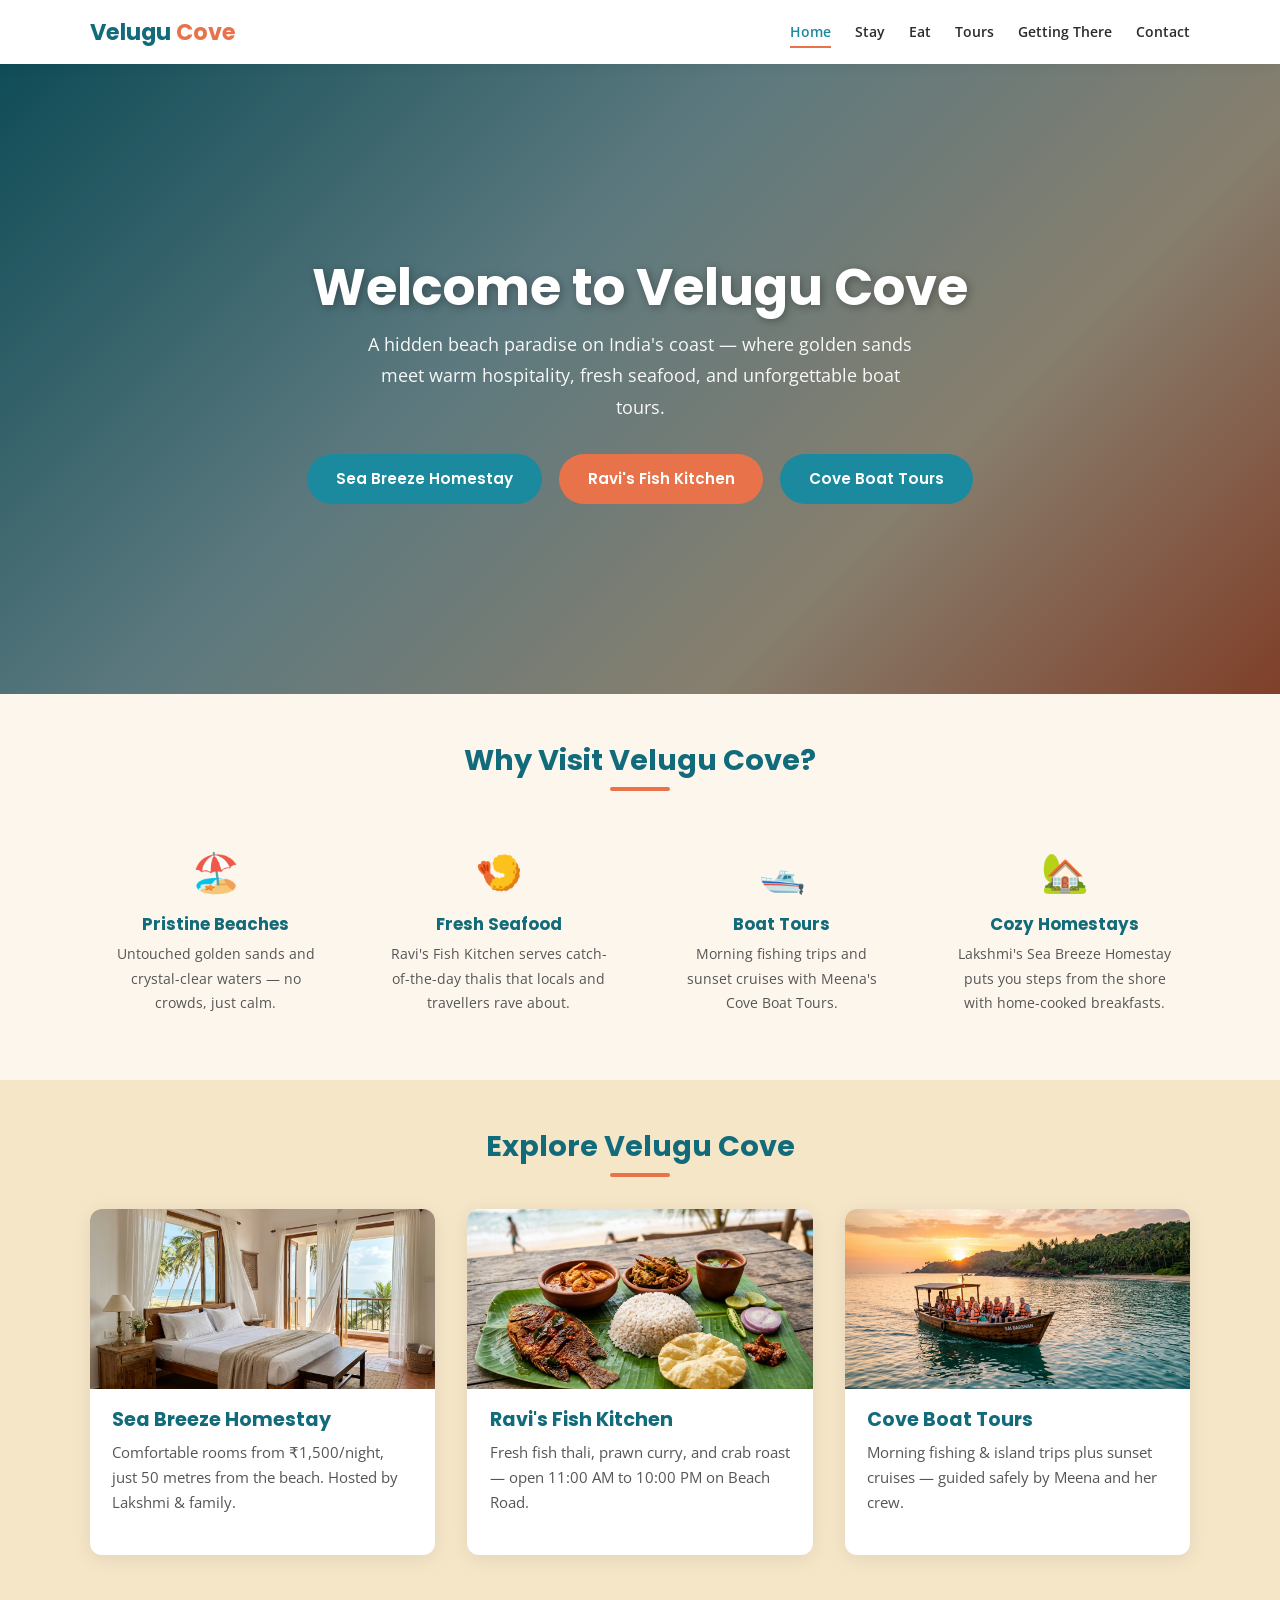
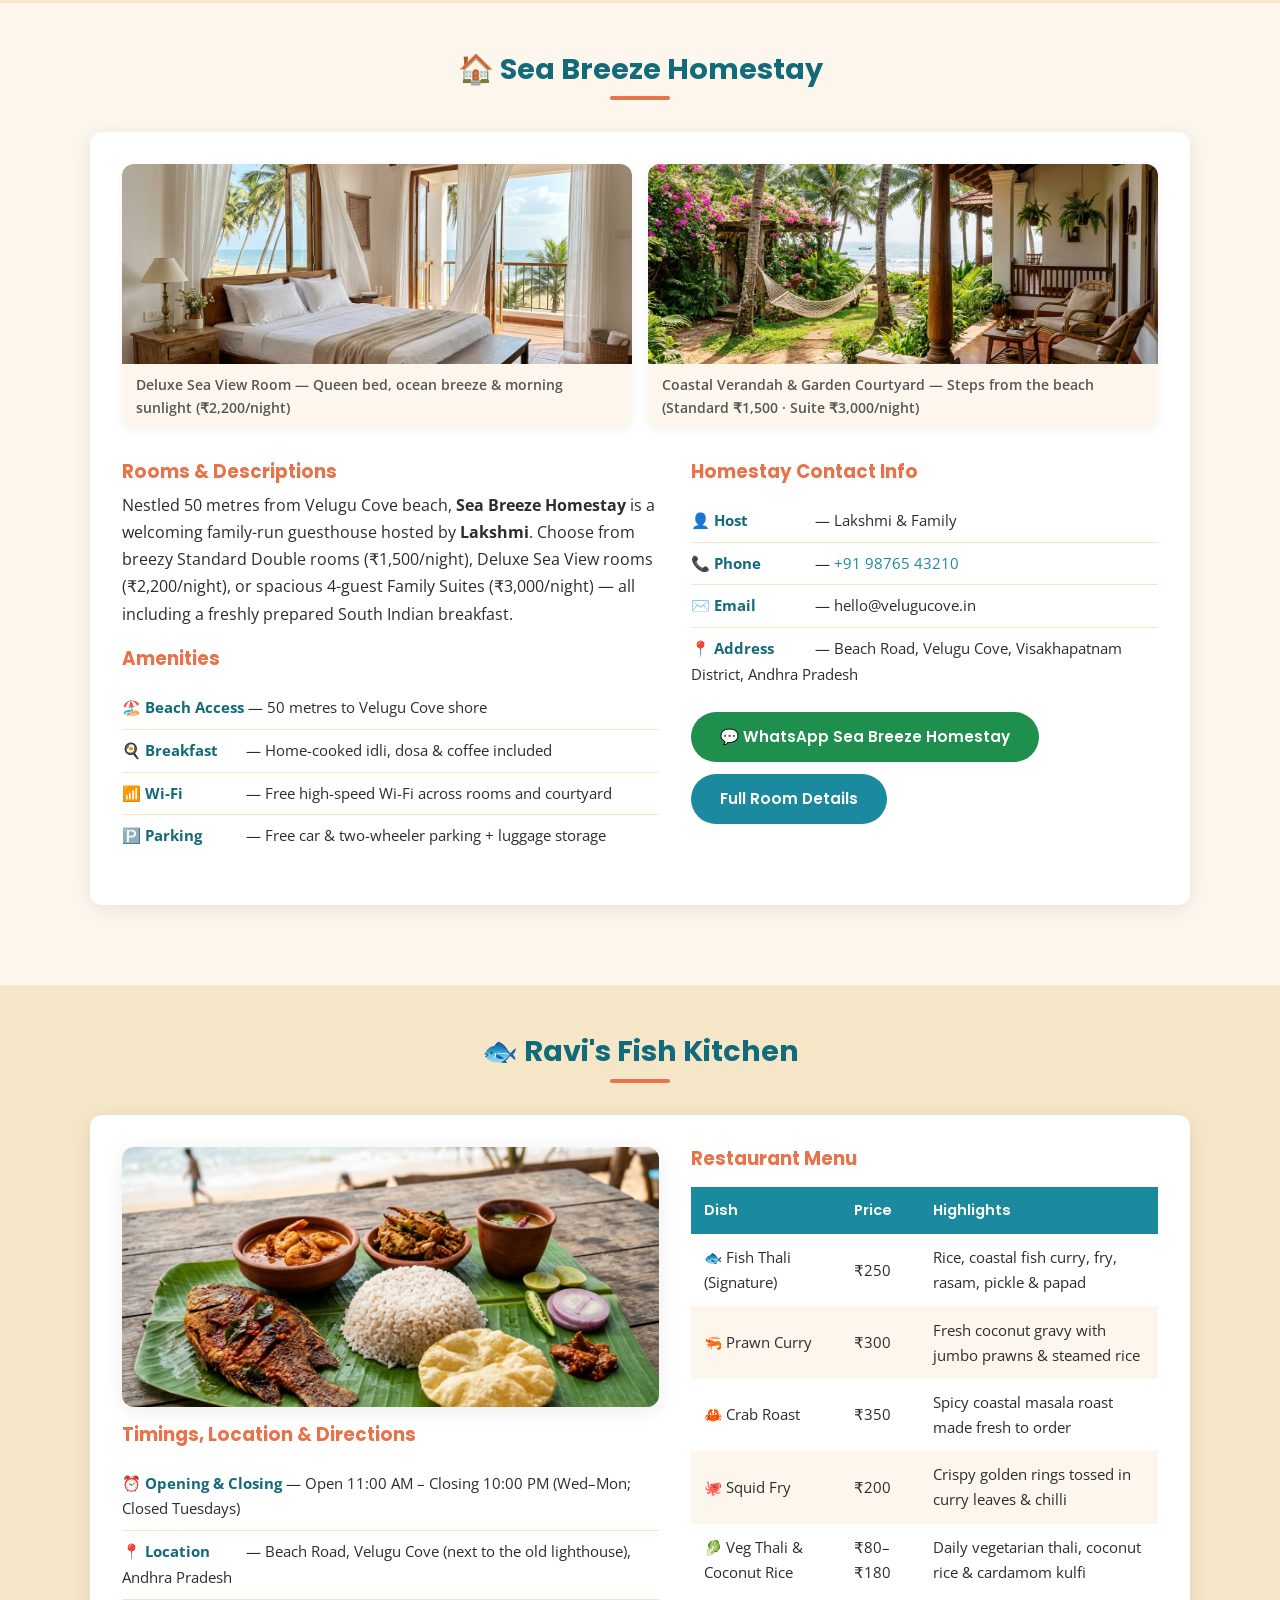
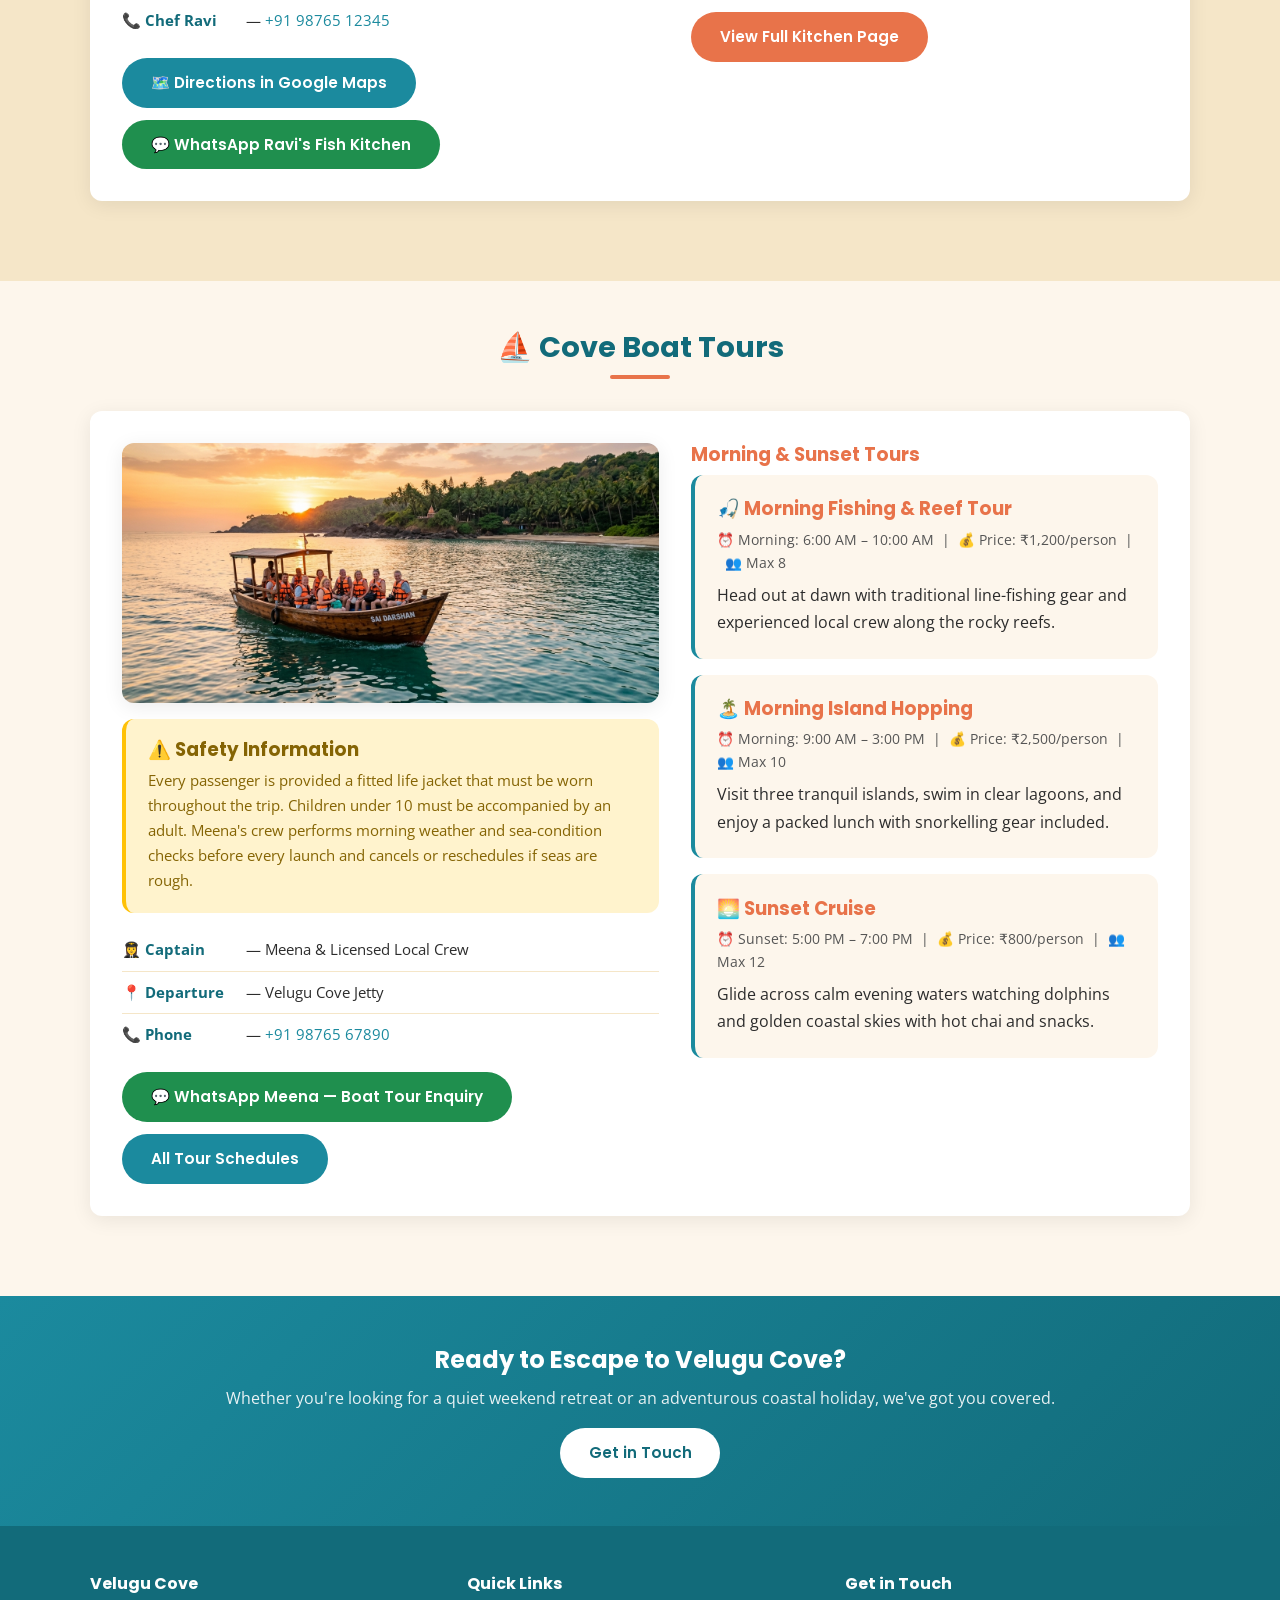
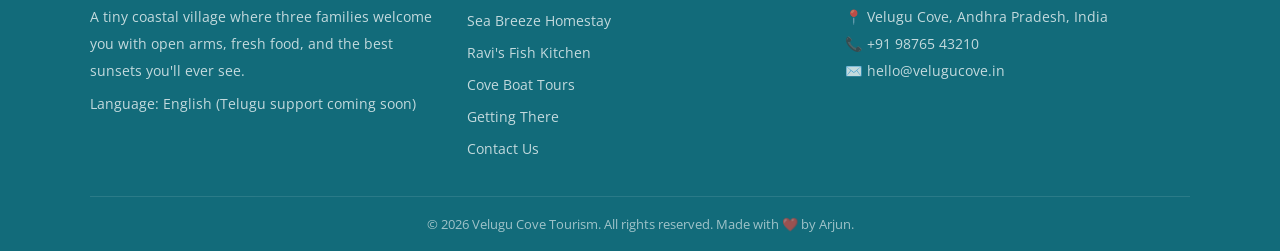
<file: index.html>
<!DOCTYPE html>
<html lang="en">
<head>
  <meta charset="UTF-8">
  <meta name="viewport" content="width=device-width, initial-scale=1.0">
  <title>Velugu Cove — Discover a Hidden Beach Paradise in India</title>
  <meta name="description" content="Velugu Cove is a charming coastal village offering pristine beaches, fresh seafood at Ravi's Fish Kitchen, rooms at Sea Breeze Homestay, and Cove Boat Tours.">
  <link rel="preconnect" href="https://fonts.googleapis.com">
  <link rel="preconnect" href="https://fonts.gstatic.com" crossorigin>
  <link href="https://fonts.googleapis.com/css2?family=Open+Sans:wght@400;600&family=Poppins:wght@600;700&display=swap" rel="stylesheet">
  <link rel="stylesheet" href="css/style.css">
</head>
<body>

  <!-- ===== Header ===== -->
  <header class="site-header">
    <div class="container nav-wrap">
      <a href="index.html" class="logo">Velugu <span>Cove</span></a>
      <button class="hamburger" id="hamburger" aria-label="Toggle navigation" aria-expanded="false">
        <span></span><span></span><span></span>
      </button>
      <nav class="nav-links" id="nav-links">
        <a href="index.html">Home</a>
        <a href="stay.html">Stay</a>
        <a href="eat.html">Eat</a>
        <a href="tours.html">Tours</a>
        <a href="getting-there.html">Getting There</a>
        <a href="contact.html">Contact</a>
      </nav>
    </div>
  </header>

  <!-- ===== Hero ===== -->
  <section class="hero">
    <div class="hero-bg" role="img" aria-label="Scenic view of Velugu Cove with golden sand and turquoise waters"></div>
    <div class="hero-overlay"></div>
    <div class="hero-content">
      <h1>Welcome to Velugu Cove</h1>
      <p>A hidden beach paradise on India's coast — where golden sands meet warm hospitality, fresh seafood, and unforgettable boat tours.</p>
      <a href="#homestay" class="btn btn-primary">Sea Breeze Homestay</a>
      <a href="#kitchen" class="btn btn-secondary">Ravi's Fish Kitchen</a>
      <a href="#tours" class="btn btn-primary">Cove Boat Tours</a>
    </div>
  </section>

  <!-- ===== Why Visit ===== -->
  <section class="section">
    <div class="container">
      <h2 class="section-title">Why Visit Velugu Cove?</h2>
      <div class="why-grid">
        <div class="why-item">
          <div class="icon">🏖️</div>
          <h3>Pristine Beaches</h3>
          <p>Untouched golden sands and crystal-clear waters — no crowds, just calm.</p>
        </div>
        <div class="why-item">
          <div class="icon">🍤</div>
          <h3>Fresh Seafood</h3>
          <p>Ravi's Fish Kitchen serves catch-of-the-day thalis that locals and travellers rave about.</p>
        </div>
        <div class="why-item">
          <div class="icon">🛥️</div>
          <h3>Boat Tours</h3>
          <p>Morning fishing trips and sunset cruises with Meena's Cove Boat Tours.</p>
        </div>
        <div class="why-item">
          <div class="icon">🏡</div>
          <h3>Cozy Homestays</h3>
          <p>Lakshmi's Sea Breeze Homestay puts you steps from the shore with home-cooked breakfasts.</p>
        </div>
      </div>
    </div>
  </section>

  <!-- ===== Explore Cards ===== -->
  <section class="section" style="background: var(--sand);">
    <div class="container">
      <h2 class="section-title">Explore Velugu Cove</h2>
      <div class="card-grid">

        <a href="#homestay" class="card">
          <img src="images/room-sea-view.jpg" alt="Sea Breeze Homestay airy double room with ocean view" style="width:100%; height:180px; object-fit:cover;">
          <div class="card-body">
            <h3>Sea Breeze Homestay</h3>
            <p>Comfortable rooms from ₹1,500/night, just 50 metres from the beach. Hosted by Lakshmi &amp; family.</p>
          </div>
        </a>

        <a href="#kitchen" class="card">
          <img src="images/ravi-fish-thali.jpg" alt="Fresh coastal fish thali at Ravi's Fish Kitchen" style="width:100%; height:180px; object-fit:cover;">
          <div class="card-body">
            <h3>Ravi's Fish Kitchen</h3>
            <p>Fresh fish thali, prawn curry, and crab roast — open 11:00 AM to 10:00 PM on Beach Road.</p>
          </div>
        </a>

        <a href="#tours" class="card">
          <img src="images/cove-boat-tours.jpg" alt="Cove Boat Tours wooden vessel cruising at sunset" style="width:100%; height:180px; object-fit:cover;">
          <div class="card-body">
            <h3>Cove Boat Tours</h3>
            <p>Morning fishing &amp; island trips plus sunset cruises — guided safely by Meena and her crew.</p>
          </div>
        </a>

      </div>
    </div>
  </section>

  <!-- ===== REQ-001: Sea Breeze Homestay Section ===== -->
  <section class="section" id="homestay">
    <div class="container">
      <h2 class="section-title">🏠 Sea Breeze Homestay</h2>
      <div class="content-block">
        <div class="photo-grid">
          <figure class="photo-card">
            <img src="images/room-sea-view.jpg" alt="Bright double room at Sea Breeze Homestay overlooking palm trees and turquoise sea">
            <figcaption>Deluxe Sea View Room — Queen bed, ocean breeze &amp; morning sunlight (₹2,200/night)</figcaption>
          </figure>
          <figure class="photo-card">
            <img src="images/room-courtyard.jpg" alt="Sea Breeze Homestay terracotta verandah and shady courtyard with hammock">
            <figcaption>Coastal Verandah &amp; Garden Courtyard — Steps from the beach (Standard ₹1,500 · Suite ₹3,000/night)</figcaption>
          </figure>
        </div>

        <div class="section-split">
          <div>
            <h3>Rooms &amp; Descriptions</h3>
            <p>Nestled 50 metres from Velugu Cove beach, <strong>Sea Breeze Homestay</strong> is a welcoming family-run guesthouse hosted by <strong>Lakshmi</strong>. Choose from breezy Standard Double rooms (₹1,500/night), Deluxe Sea View rooms (₹2,200/night), or spacious 4-guest Family Suites (₹3,000/night) — all including a freshly prepared South Indian breakfast.</p>
            <h3 style="margin-top: 1.2rem;">Amenities</h3>
            <ul class="info-list">
              <li><strong>🏖️ Beach Access</strong> — 50 metres to Velugu Cove shore</li>
              <li><strong>🍳 Breakfast</strong> — Home-cooked idli, dosa &amp; coffee included</li>
              <li><strong>📶 Wi-Fi</strong> — Free high-speed Wi-Fi across rooms and courtyard</li>
              <li><strong>🅿️ Parking</strong> — Free car &amp; two-wheeler parking + luggage storage</li>
            </ul>
          </div>
          <div>
            <h3>Homestay Contact Info</h3>
            <ul class="info-list">
              <li><strong>👤 Host</strong> — Lakshmi &amp; Family</li>
              <li><strong>📞 Phone</strong> — <a href="tel:+919876543210">+91 98765 43210</a></li>
              <li><strong>✉️ Email</strong> — hello@velugucove.in</li>
              <li><strong>📍 Address</strong> — Beach Road, Velugu Cove, Visakhapatnam District, Andhra Pradesh</li>
            </ul>
            <div class="action-row">
              <a href="https://wa.me/919876543210?text=Hi%20Lakshmi%2C%20I%20would%20like%20to%20enquire%20about%20a%20room%20at%20Sea%20Breeze%20Homestay%20in%20Velugu%20Cove." class="btn btn-whatsapp" target="_blank" rel="noopener">💬 WhatsApp Sea Breeze Homestay</a>
              <a href="stay.html" class="btn btn-primary">Full Room Details</a>
            </div>
          </div>
        </div>
      </div>
    </div>
  </section>

  <!-- ===== REQ-002: Ravi's Fish Kitchen Section ===== -->
  <section class="section" id="kitchen" style="background: var(--sand);">
    <div class="container">
      <h2 class="section-title">🐟 Ravi's Fish Kitchen</h2>
      <div class="content-block">
        <div class="section-split">
          <div>
            <img src="images/ravi-fish-thali.jpg" alt="Fresh coastal Fish Thali with prawn curry and crab roast at Ravi's Fish Kitchen" class="feature-photo">
            <h3>Timings, Location &amp; Directions</h3>
            <ul class="info-list">
              <li><strong>⏰ Opening &amp; Closing</strong> — Open 11:00 AM – Closing 10:00 PM (Wed–Mon; Closed Tuesdays)</li>
              <li><strong>📍 Location</strong> — Beach Road, Velugu Cove (next to the old lighthouse), Andhra Pradesh</li>
              <li><strong>📞 Chef Ravi</strong> — <a href="tel:+919876512345">+91 98765 12345</a></li>
            </ul>
            <div class="action-row">
              <a href="https://maps.google.com/?q=Ravi%27s+Fish+Kitchen,+Beach+Road,+Velugu+Cove,+Visakhapatnam,+Andhra+Pradesh" class="btn btn-primary" target="_blank" rel="noopener">🗺️ Directions in Google Maps</a>
              <a href="https://wa.me/919876512345?text=Hi%20Ravi%2C%20I%20would%20like%20to%20enquire%20about%20the%20menu%20and%20table%20availability%20at%20Ravi%27s%20Fish%20Kitchen." class="btn btn-whatsapp" target="_blank" rel="noopener">💬 WhatsApp Ravi's Fish Kitchen</a>
            </div>
          </div>
          <div>
            <h3>Restaurant Menu</h3>
            <table class="menu-table">
              <thead>
                <tr>
                  <th>Dish</th>
                  <th>Price</th>
                  <th>Highlights</th>
                </tr>
              </thead>
              <tbody>
                <tr>
                  <td>🐟 Fish Thali (Signature)</td>
                  <td>₹250</td>
                  <td>Rice, coastal fish curry, fry, rasam, pickle &amp; papad</td>
                </tr>
                <tr>
                  <td>🦐 Prawn Curry</td>
                  <td>₹300</td>
                  <td>Fresh coconut gravy with jumbo prawns &amp; steamed rice</td>
                </tr>
                <tr>
                  <td>🦀 Crab Roast</td>
                  <td>₹350</td>
                  <td>Spicy coastal masala roast made fresh to order</td>
                </tr>
                <tr>
                  <td>🐙 Squid Fry</td>
                  <td>₹200</td>
                  <td>Crispy golden rings tossed in curry leaves &amp; chilli</td>
                </tr>
                <tr>
                  <td>🥬 Veg Thali &amp; Coconut Rice</td>
                  <td>₹80–₹180</td>
                  <td>Daily vegetarian thali, coconut rice &amp; cardamom kulfi</td>
                </tr>
              </tbody>
            </table>
            <div class="action-row">
              <a href="eat.html" class="btn btn-secondary">View Full Kitchen Page</a>
            </div>
          </div>
        </div>
      </div>
    </div>
  </section>

  <!-- ===== REQ-003: Cove Boat Tours Section ===== -->
  <section class="section" id="tours">
    <div class="container">
      <h2 class="section-title">⛵ Cove Boat Tours</h2>
      <div class="content-block">
        <div class="section-split">
          <div>
            <img src="images/cove-boat-tours.jpg" alt="Cove Boat Tours passenger boat cruising turquoise waters at sunset with life jackets" class="feature-photo">
            <div class="safety-box" style="margin-top: 0;">
              <h3>⚠️ Safety Information</h3>
              <p>Every passenger is provided a fitted life jacket that must be worn throughout the trip. Children under 10 must be accompanied by an adult. Meena's crew performs morning weather and sea-condition checks before every launch and cancels or reschedules if seas are rough.</p>
            </div>
            <ul class="info-list">
              <li><strong>👩‍✈️ Captain</strong> — Meena &amp; Licensed Local Crew</li>
              <li><strong>📍 Departure</strong> — Velugu Cove Jetty</li>
              <li><strong>📞 Phone</strong> — <a href="tel:+919876567890">+91 98765 67890</a></li>
            </ul>
            <div class="action-row">
              <a href="https://wa.me/919876567890?text=Hi%20Meena%2C%20I%20would%20like%20to%20enquire%20about%20booking%20a%20Cove%20Boat%20Tour%20in%20Velugu%20Cove." class="btn btn-whatsapp" target="_blank" rel="noopener">💬 WhatsApp Meena — Boat Tour Enquiry</a>
              <a href="tours.html" class="btn btn-primary">All Tour Schedules</a>
            </div>
          </div>
          <div>
            <h3>Morning &amp; Sunset Tours</h3>
            <div class="tour-card">
              <h3>🎣 Morning Fishing &amp; Reef Tour</h3>
              <p class="tour-meta">⏰ Morning: 6:00 AM – 10:00 AM &nbsp;|&nbsp; 💰 Price: ₹1,200/person &nbsp;|&nbsp; 👥 Max 8</p>
              <p>Head out at dawn with traditional line-fishing gear and experienced local crew along the rocky reefs.</p>
            </div>
            <div class="tour-card">
              <h3>🏝️ Morning Island Hopping</h3>
              <p class="tour-meta">⏰ Morning: 9:00 AM – 3:00 PM &nbsp;|&nbsp; 💰 Price: ₹2,500/person &nbsp;|&nbsp; 👥 Max 10</p>
              <p>Visit three tranquil islands, swim in clear lagoons, and enjoy a packed lunch with snorkelling gear included.</p>
            </div>
            <div class="tour-card">
              <h3>🌅 Sunset Cruise</h3>
              <p class="tour-meta">⏰ Sunset: 5:00 PM – 7:00 PM &nbsp;|&nbsp; 💰 Price: ₹800/person &nbsp;|&nbsp; 👥 Max 12</p>
              <p>Glide across calm evening waters watching dolphins and golden coastal skies with hot chai and snacks.</p>
            </div>
          </div>
        </div>
      </div>
    </div>
  </section>

  <!-- ===== CTA ===== -->
  <section class="cta-strip">
    <div class="container">
      <h2>Ready to Escape to Velugu Cove?</h2>
      <p>Whether you're looking for a quiet weekend retreat or an adventurous coastal holiday, we've got you covered.</p>
      <a href="contact.html" class="btn btn-secondary">Get in Touch</a>
    </div>
  </section>

  <!-- ===== Footer ===== -->
  <footer class="site-footer">
    <div class="container">
      <div class="footer-grid">
        <div class="footer-col">
          <h4>Velugu Cove</h4>
          <p>A tiny coastal village where three families welcome you with open arms, fresh food, and the best sunsets you'll ever see.</p>
          <p style="margin-top: 0.4rem;">Language: English (Telugu support coming soon)</p>
        </div>
        <div class="footer-col">
          <h4>Quick Links</h4>
          <ul>
            <li><a href="stay.html">Sea Breeze Homestay</a></li>
            <li><a href="eat.html">Ravi's Fish Kitchen</a></li>
            <li><a href="tours.html">Cove Boat Tours</a></li>
            <li><a href="getting-there.html">Getting There</a></li>
            <li><a href="contact.html">Contact Us</a></li>
          </ul>
        </div>
        <div class="footer-col">
          <h4>Get in Touch</h4>
          <p>📍 Velugu Cove, Andhra Pradesh, India</p>
          <p>📞 +91 98765 43210</p>
          <p>✉️ hello@velugucove.in</p>
        </div>
      </div>
      <div class="footer-bottom">
        <p>&copy; 2026 Velugu Cove Tourism. All rights reserved. Made with ❤️ by Arjun.</p>
      </div>
    </div>
  </footer>

  <script src="js/main.js"></script>
</body>
</html>
</file>
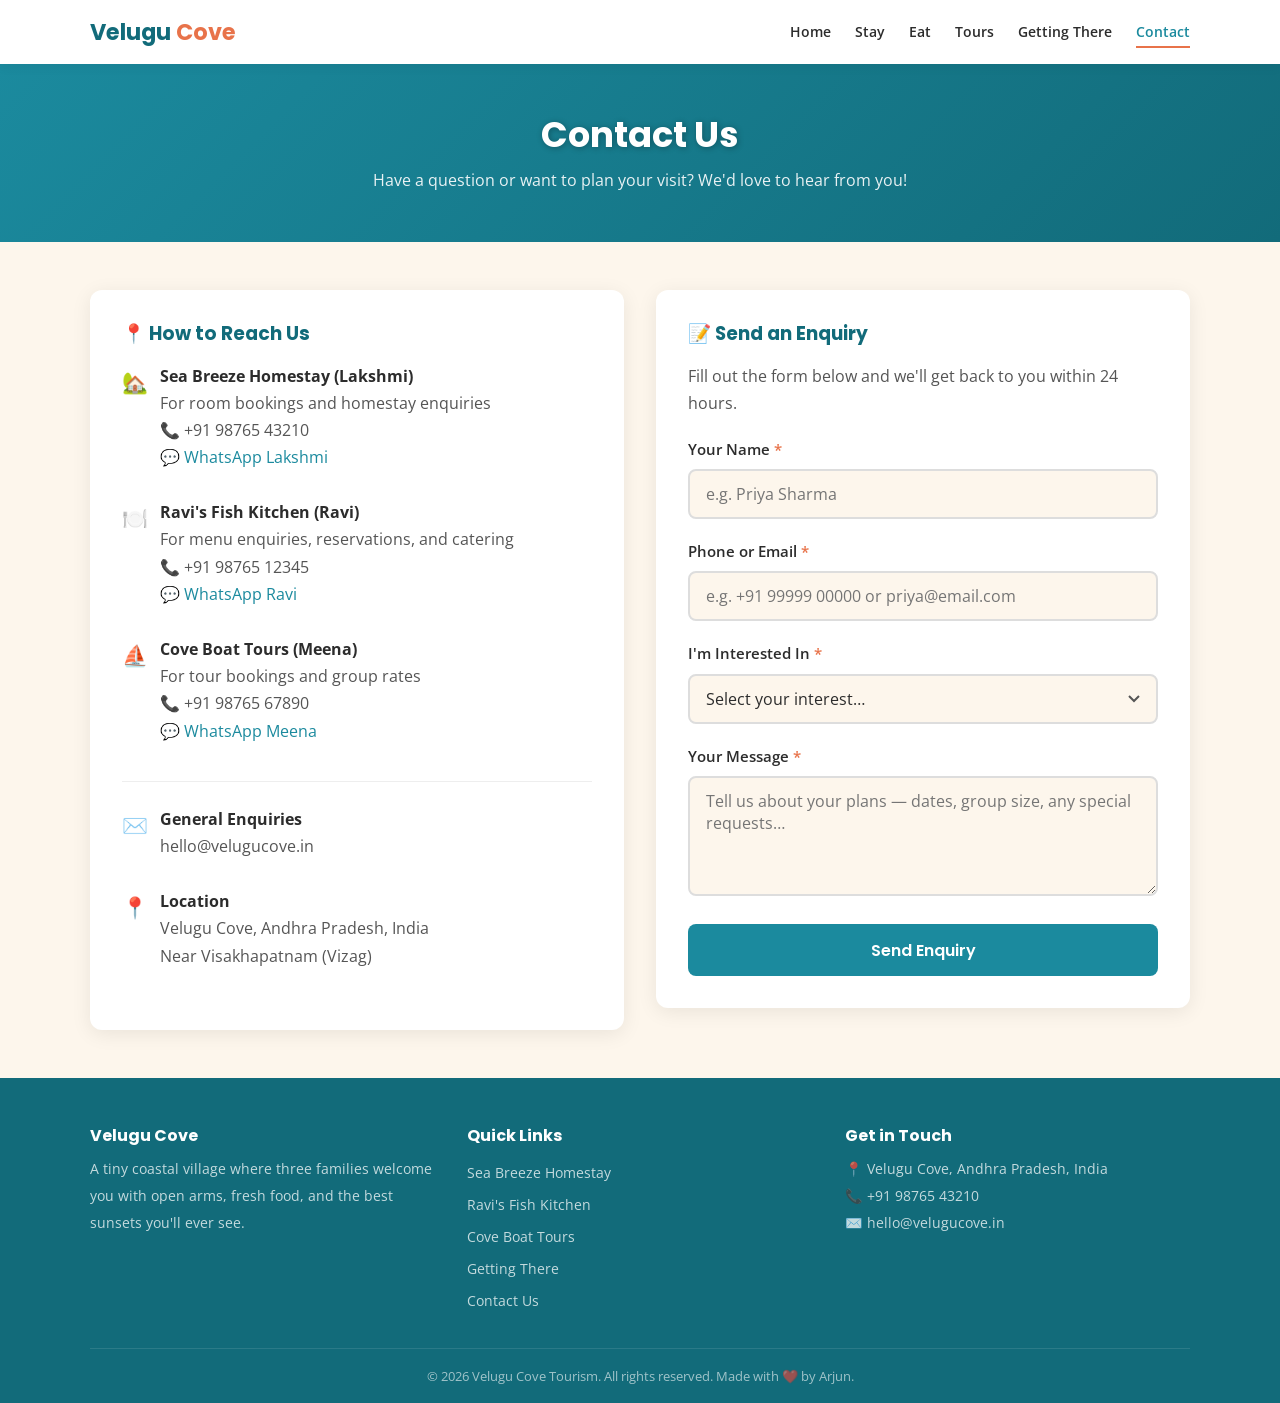
<file: contact.html>
<!DOCTYPE html>
<html lang="en">
<head>
  <meta charset="UTF-8">
  <meta name="viewport" content="width=device-width, initial-scale=1.0">
  <title>Contact Us — Velugu Cove</title>
  <meta name="description" content="Get in touch with the Velugu Cove community. Send us an enquiry about homestays, dining, boat tours, or anything else.">
  <link rel="preconnect" href="https://fonts.googleapis.com">
  <link rel="preconnect" href="https://fonts.gstatic.com" crossorigin>
  <link href="https://fonts.googleapis.com/css2?family=Open+Sans:wght@400;600&family=Poppins:wght@600;700&display=swap" rel="stylesheet">
  <link rel="stylesheet" href="css/style.css">
  <style>
    /* ---- Contact page specific styles ---- */
    .contact-section {
      padding: var(--gap-xl) 0;
    }

    .contact-grid {
      display: grid;
      grid-template-columns: 1fr 1fr;
      gap: var(--gap-lg);
      align-items: start;
    }

    @media (max-width: 768px) {
      .contact-grid {
        grid-template-columns: 1fr;
      }
    }

    .contact-info {
      background: var(--white);
      border-radius: var(--radius);
      padding: var(--gap-lg);
      box-shadow: var(--shadow);
    }

    .contact-info h3 {
      color: var(--ocean-dark);
      margin-bottom: var(--gap);
    }

    .contact-info p {
      margin-bottom: 0.75rem;
      color: var(--text-light);
    }

    .contact-info .info-item {
      display: flex;
      align-items: flex-start;
      gap: 0.75rem;
      margin-bottom: 1rem;
    }

    .contact-info .info-item .icon {
      font-size: 1.3rem;
      flex-shrink: 0;
      margin-top: 2px;
    }

    .enquiry-form {
      background: var(--white);
      border-radius: var(--radius);
      padding: var(--gap-lg);
      box-shadow: var(--shadow);
    }

    .enquiry-form h3 {
      color: var(--ocean-dark);
      margin-bottom: var(--gap);
    }

    .form-group {
      margin-bottom: 1.25rem;
    }

    .form-group label {
      display: block;
      font-weight: 600;
      margin-bottom: 0.4rem;
      color: var(--text);
      font-size: 0.95rem;
    }

    .form-group input,
    .form-group select,
    .form-group textarea {
      width: 100%;
      padding: 0.75rem 1rem;
      border: 2px solid #ddd;
      border-radius: 8px;
      font-family: 'Open Sans', sans-serif;
      font-size: 1rem;
      color: var(--text);
      transition: border-color var(--transition);
      background: var(--sand-light);
    }

    .form-group input:focus,
    .form-group select:focus,
    .form-group textarea:focus {
      outline: none;
      border-color: var(--ocean);
      background: var(--white);
    }

    .form-group textarea {
      resize: vertical;
      min-height: 120px;
    }

    .form-group select {
      cursor: pointer;
      appearance: none;
      background-image: url("data:image/svg+xml,%3Csvg xmlns='http://www.w3.org/2000/svg' width='12' height='8'%3E%3Cpath d='M1 1l5 5 5-5' stroke='%23555' stroke-width='2' fill='none'/%3E%3C/svg%3E");
      background-repeat: no-repeat;
      background-position: right 1rem center;
      padding-right: 2.5rem;
    }

    .form-group .required {
      color: var(--sunset);
    }

    .submit-btn {
      display: inline-block;
      background: var(--ocean);
      color: var(--white);
      padding: 0.85rem 2.5rem;
      border: none;
      border-radius: 8px;
      font-family: 'Poppins', sans-serif;
      font-size: 1rem;
      font-weight: 600;
      cursor: pointer;
      transition: background var(--transition), transform var(--transition);
      width: 100%;
      text-align: center;
    }

    .submit-btn:hover {
      background: var(--ocean-dark);
      transform: translateY(-1px);
    }

    .submit-btn:active {
      transform: translateY(0);
    }

    /* Success message */
    .success-message {
      display: none;
      background: linear-gradient(135deg, #d4edda, #c3e6cb);
      border: 2px solid #28a745;
      border-radius: var(--radius);
      padding: var(--gap-lg);
      text-align: center;
    }

    .success-message.visible {
      display: block;
    }

    .success-message .success-icon {
      font-size: 3rem;
      margin-bottom: 0.75rem;
    }

    .success-message h3 {
      color: #155724;
      margin-bottom: 0.5rem;
    }

    .success-message p {
      color: #155724;
      margin-bottom: 0.5rem;
    }

    .success-message .ref-number {
      font-family: 'Poppins', sans-serif;
      font-size: 1.3rem;
      font-weight: 700;
      color: var(--ocean-dark);
      background: var(--white);
      display: inline-block;
      padding: 0.5rem 1.5rem;
      border-radius: 8px;
      margin: 0.75rem 0;
      letter-spacing: 1px;
    }

    .success-message .back-link {
      display: inline-block;
      margin-top: 1rem;
      color: var(--ocean);
      font-weight: 600;
      text-decoration: none;
    }

    .success-message .back-link:hover {
      text-decoration: underline;
    }
  </style>
</head>
<body>

  <!-- ===== Header ===== -->
  <header class="site-header">
    <div class="container nav-wrap">
      <a href="index.html" class="logo">Velugu <span>Cove</span></a>
      <button class="hamburger" id="hamburger" aria-label="Toggle navigation" aria-expanded="false">
        <span></span><span></span><span></span>
      </button>
      <nav class="nav-links" id="nav-links">
        <a href="index.html">Home</a>
        <a href="stay.html">Stay</a>
        <a href="eat.html">Eat</a>
        <a href="tours.html">Tours</a>
        <a href="getting-there.html">Getting There</a>
        <a href="contact.html">Contact</a>
      </nav>
    </div>
  </header>

  <!-- ===== Page Header ===== -->
  <section class="page-hero" style="background: linear-gradient(135deg, var(--ocean), var(--ocean-dark));">
    <div class="container">
      <h1>Contact Us</h1>
      <p>Have a question or want to plan your visit? We'd love to hear from you!</p>
    </div>
  </section>

  <!-- ===== Contact Section ===== -->
  <section class="contact-section">
    <div class="container">
      <div class="contact-grid">

        <!-- Left: Contact Info -->
        <div class="contact-info">
          <h3>📍 How to Reach Us</h3>

          <div class="info-item">
            <span class="icon">🏡</span>
            <div>
              <strong>Sea Breeze Homestay (Lakshmi)</strong>
              <p>For room bookings and homestay enquiries<br>
              📞 +91 98765 43210<br>
              💬 <a href="https://wa.me/919876543210?text=Hi%20Lakshmi%2C%20I%20would%20like%20to%20enquire%20about%20a%20room%20at%20Sea%20Breeze%20Homestay." style="color: var(--ocean);" target="_blank" rel="noopener">WhatsApp Lakshmi</a></p>
            </div>
          </div>

          <div class="info-item">
            <span class="icon">🍽️</span>
            <div>
              <strong>Ravi's Fish Kitchen (Ravi)</strong>
              <p>For menu enquiries, reservations, and catering<br>
              📞 +91 98765 12345<br>
              💬 <a href="https://wa.me/919876512345?text=Hi%20Ravi%2C%20I%20would%20like%20to%20enquire%20about%20the%20menu%20and%20table%20availability%20at%20Ravi%27s%20Fish%20Kitchen." style="color: var(--ocean);" target="_blank" rel="noopener">WhatsApp Ravi</a></p>
            </div>
          </div>

          <div class="info-item">
            <span class="icon">⛵</span>
            <div>
              <strong>Cove Boat Tours (Meena)</strong>
              <p>For tour bookings and group rates<br>
              📞 +91 98765 67890<br>
              💬 <a href="https://wa.me/919876567890?text=Hi%20Meena%2C%20I%20would%20like%20to%20enquire%20about%20booking%20a%20Cove%20Boat%20Tour." style="color: var(--ocean);" target="_blank" rel="noopener">WhatsApp Meena</a></p>
            </div>
          </div>

          <hr style="margin: 1.5rem 0; border: none; border-top: 1px solid #eee;">

          <div class="info-item">
            <span class="icon">✉️</span>
            <div>
              <strong>General Enquiries</strong>
              <p>hello@velugucove.in</p>
            </div>
          </div>

          <div class="info-item">
            <span class="icon">📍</span>
            <div>
              <strong>Location</strong>
              <p>Velugu Cove, Andhra Pradesh, India<br>
              Near Visakhapatnam (Vizag)</p>
            </div>
          </div>
        </div>

        <!-- Right: Enquiry Form -->
        <div id="form-container">
          <div class="enquiry-form" id="enquiry-form-card">
            <h3>📝 Send an Enquiry</h3>
            <p style="color: var(--text-light); margin-bottom: 1.25rem;">Fill out the form below and we'll get back to you within 24 hours.</p>

            <form id="enquiry-form" novalidate>
              <div class="form-group">
                <label for="name">Your Name <span class="required">*</span></label>
                <input type="text" id="name" name="name" placeholder="e.g. Priya Sharma" required>
              </div>

              <div class="form-group">
                <label for="contact">Phone or Email <span class="required">*</span></label>
                <input type="text" id="contact" name="contact" placeholder="e.g. +91 99999 00000 or priya@email.com" required>
              </div>

              <div class="form-group">
                <label for="interest">I'm Interested In <span class="required">*</span></label>
                <select id="interest" name="interest" required>
                  <option value="" disabled selected>Select your interest…</option>
                  <option value="stay">🏡 Staying at Sea Breeze Homestay</option>
                  <option value="eat">🍽️ Dining at Ravi's Fish Kitchen</option>
                  <option value="tour">⛵ Boat Tours with Meena</option>
                  <option value="visit">🏖️ General Visit / All of the Above</option>
                  <option value="other">💬 Something Else</option>
                </select>
              </div>

              <div class="form-group">
                <label for="message">Your Message <span class="required">*</span></label>
                <textarea id="message" name="message" placeholder="Tell us about your plans — dates, group size, any special requests…" required></textarea>
              </div>

              <button type="submit" class="submit-btn">Send Enquiry</button>
            </form>
          </div>

          <!-- Success Message (hidden by default) -->
          <div class="success-message" id="success-message">
            <div class="success-icon">✅</div>
            <h3>Enquiry Sent Successfully!</h3>
            <p>Thank you for your interest in Velugu Cove. We'll get back to you within 24 hours.</p>
            <p>Your reference number:</p>
            <div class="ref-number" id="ref-number">VC-000000</div>
            <p style="font-size: 0.9rem; color: #555;">Please save this number for your records.</p>
            <a href="index.html" class="back-link">← Back to Home</a>
          </div>
        </div>

      </div>
    </div>
  </section>

  <!-- ===== Footer ===== -->
  <footer class="site-footer">
    <div class="container">
      <div class="footer-grid">
        <div class="footer-col">
          <h4>Velugu Cove</h4>
          <p>A tiny coastal village where three families welcome you with open arms, fresh food, and the best sunsets you'll ever see.</p>
        </div>
        <div class="footer-col">
          <h4>Quick Links</h4>
          <ul>
            <li><a href="stay.html">Sea Breeze Homestay</a></li>
            <li><a href="eat.html">Ravi's Fish Kitchen</a></li>
            <li><a href="tours.html">Cove Boat Tours</a></li>
            <li><a href="getting-there.html">Getting There</a></li>
            <li><a href="contact.html">Contact Us</a></li>
          </ul>
        </div>
        <div class="footer-col">
          <h4>Get in Touch</h4>
          <p>📍 Velugu Cove, Andhra Pradesh, India</p>
          <p>📞 +91 98765 43210</p>
          <p>✉️ hello@velugucove.in</p>
        </div>
      </div>
      <div class="footer-bottom">
        <p>&copy; 2026 Velugu Cove Tourism. All rights reserved. Made with ❤️ by Arjun.</p>
      </div>
    </div>
  </footer>

  <script src="js/main.js"></script>
  <script>
    // ===== Enquiry Form Handler =====
    (function () {
      const form = document.getElementById('enquiry-form');
      const formCard = document.getElementById('enquiry-form-card');
      const successMsg = document.getElementById('success-message');
      const refEl = document.getElementById('ref-number');

      if (!form) return;

      form.addEventListener('submit', function (e) {
        e.preventDefault();

        // Basic validation
        const name = document.getElementById('name').value.trim();
        const contact = document.getElementById('contact').value.trim();
        const interest = document.getElementById('interest').value;
        const message = document.getElementById('message').value.trim();

        if (!name || !contact || !interest || !message) {
          alert('Please fill in all required fields.');
          return;
        }

        // Generate a reference number: VC-XXXXXX
        const refNum = 'VC-' + String(Math.floor(100000 + Math.random() * 900000));
        refEl.textContent = refNum;

        // Hide form, show success
        formCard.style.display = 'none';
        successMsg.classList.add('visible');

        // Scroll to the success message
        successMsg.scrollIntoView({ behavior: 'smooth', block: 'center' });
      });
    })();
  </script>
</body>
</html>
</file>
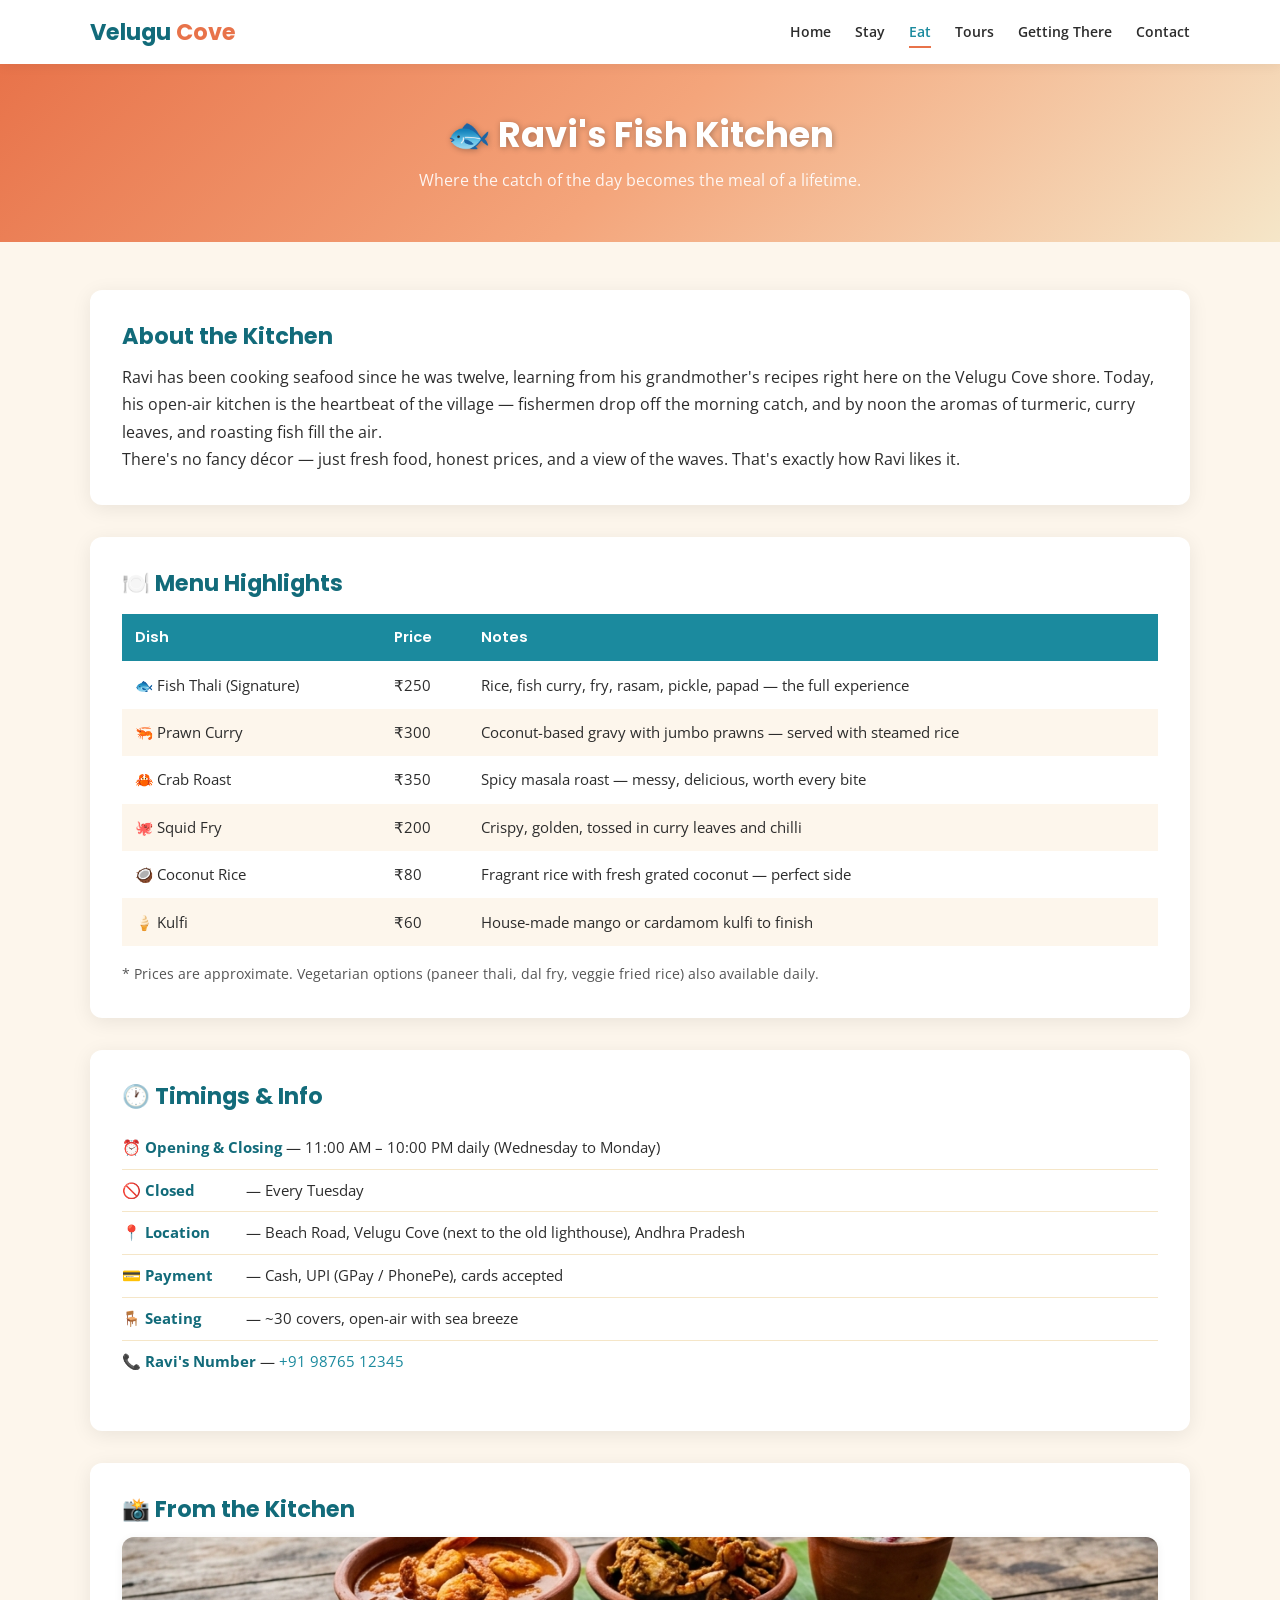
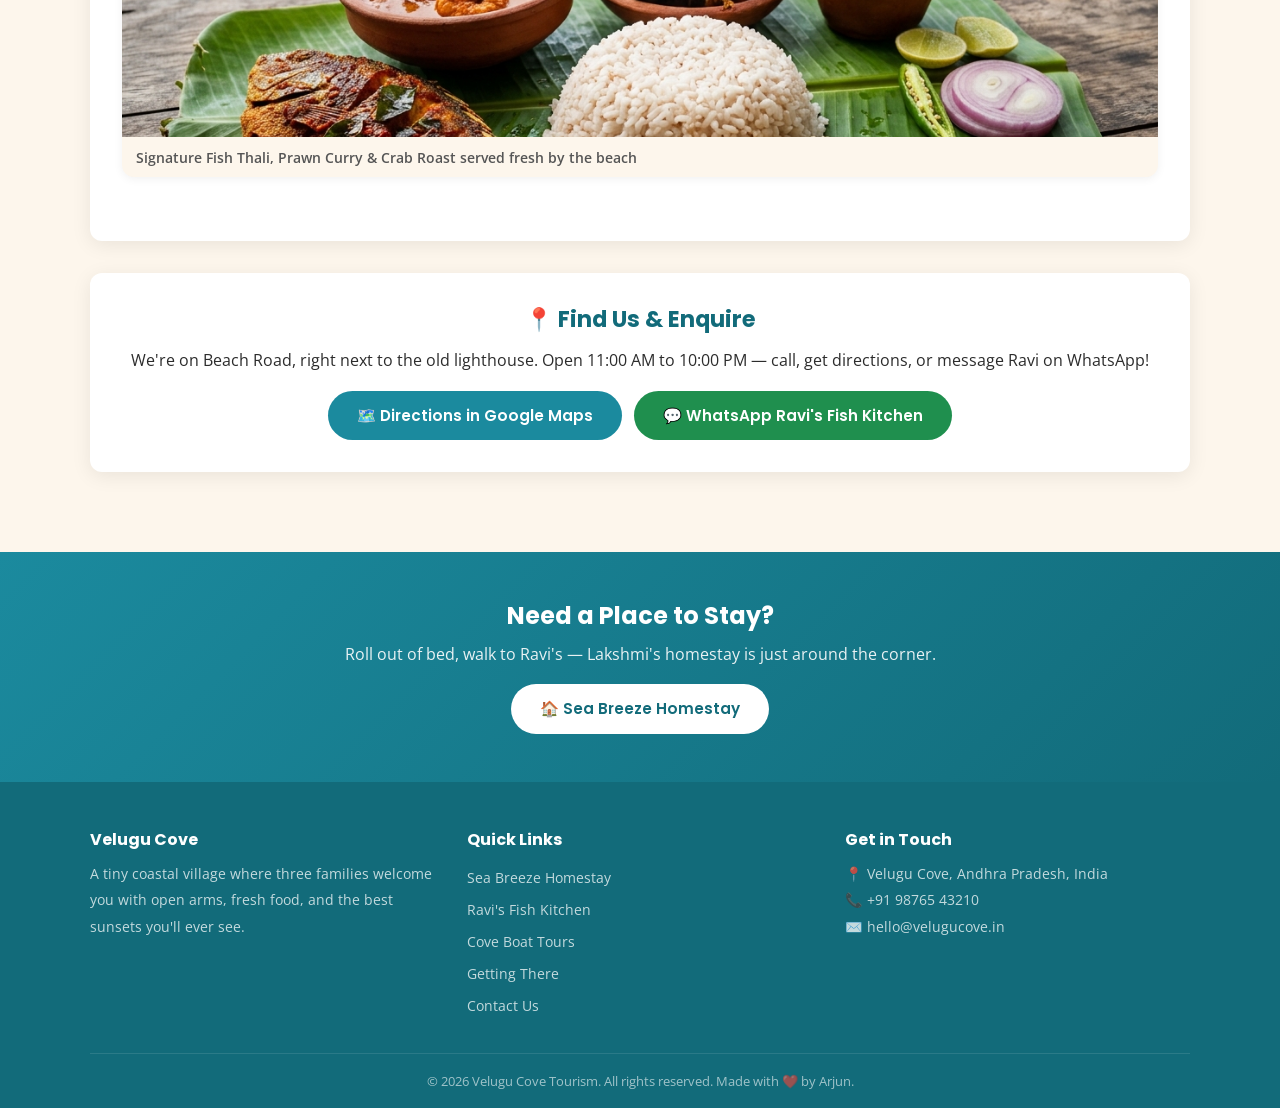
<file: eat.html>
<!DOCTYPE html>
<html lang="en">
<head>
  <meta charset="UTF-8">
  <meta name="viewport" content="width=device-width, initial-scale=1.0">
  <title>Ravi's Fish Kitchen — Eat in Velugu Cove</title>
  <meta name="description" content="Ravi's Fish Kitchen serves the freshest seafood in Velugu Cove — fish thali, prawn curry, crab roast, and more. Open 11 AM to 10 PM, closed Tuesdays.">
  <link rel="preconnect" href="https://fonts.googleapis.com">
  <link rel="preconnect" href="https://fonts.gstatic.com" crossorigin>
  <link href="https://fonts.googleapis.com/css2?family=Open+Sans:wght@400;600&family=Poppins:wght@600;700&display=swap" rel="stylesheet">
  <link rel="stylesheet" href="css/style.css">
</head>
<body>

  <!-- ===== Header ===== -->
  <header class="site-header">
    <div class="container nav-wrap">
      <a href="index.html" class="logo">Velugu <span>Cove</span></a>
      <button class="hamburger" id="hamburger" aria-label="Toggle navigation" aria-expanded="false">
        <span></span><span></span><span></span>
      </button>
      <nav class="nav-links" id="nav-links">
        <a href="index.html">Home</a>
        <a href="stay.html">Stay</a>
        <a href="eat.html">Eat</a>
        <a href="tours.html">Tours</a>
        <a href="getting-there.html">Getting There</a>
        <a href="contact.html">Contact</a>
      </nav>
    </div>
  </header>

  <!-- ===== Page Hero ===== -->
  <section class="page-hero hero-eat">
    <div class="container">
      <h1>🐟 Ravi's Fish Kitchen</h1>
      <p>Where the catch of the day becomes the meal of a lifetime.</p>
    </div>
  </section>

  <!-- ===== Content ===== -->
  <section class="section">
    <div class="container">

      <!-- About -->
      <div class="content-block">
        <h2>About the Kitchen</h2>
        <p>Ravi has been cooking seafood since he was twelve, learning from his grandmother's recipes right here on the Velugu Cove shore. Today, his open-air kitchen is the heartbeat of the village — fishermen drop off the morning catch, and by noon the aromas of turmeric, curry leaves, and roasting fish fill the air.</p>
        <p>There's no fancy décor — just fresh food, honest prices, and a view of the waves. That's exactly how Ravi likes it.</p>
      </div>

      <!-- Menu Highlights -->
      <div class="content-block">
        <h2>🍽️ Menu Highlights</h2>
        <table class="menu-table">
          <thead>
            <tr>
              <th>Dish</th>
              <th>Price</th>
              <th>Notes</th>
            </tr>
          </thead>
          <tbody>
            <tr>
              <td>🐟 Fish Thali (Signature)</td>
              <td>₹250</td>
              <td>Rice, fish curry, fry, rasam, pickle, papad — the full experience</td>
            </tr>
            <tr>
              <td>🦐 Prawn Curry</td>
              <td>₹300</td>
              <td>Coconut-based gravy with jumbo prawns — served with steamed rice</td>
            </tr>
            <tr>
              <td>🦀 Crab Roast</td>
              <td>₹350</td>
              <td>Spicy masala roast — messy, delicious, worth every bite</td>
            </tr>
            <tr>
              <td>🐙 Squid Fry</td>
              <td>₹200</td>
              <td>Crispy, golden, tossed in curry leaves and chilli</td>
            </tr>
            <tr>
              <td>🥥 Coconut Rice</td>
              <td>₹80</td>
              <td>Fragrant rice with fresh grated coconut — perfect side</td>
            </tr>
            <tr>
              <td>🍦 Kulfi</td>
              <td>₹60</td>
              <td>House-made mango or cardamom kulfi to finish</td>
            </tr>
          </tbody>
        </table>
        <p style="margin-top: 0.8rem; font-size: 0.88rem; color: var(--text-light);">* Prices are approximate. Vegetarian options (paneer thali, dal fry, veggie fried rice) also available daily.</p>
      </div>

      <!-- Timings -->
      <div class="content-block">
        <h2>🕐 Timings &amp; Info</h2>
        <ul class="info-list">
          <li><strong>⏰ Opening &amp; Closing</strong> — 11:00 AM – 10:00 PM daily (Wednesday to Monday)</li>
          <li><strong>🚫 Closed</strong> — Every Tuesday</li>
          <li><strong>📍 Location</strong> — Beach Road, Velugu Cove (next to the old lighthouse), Andhra Pradesh</li>
          <li><strong>💳 Payment</strong> — Cash, UPI (GPay / PhonePe), cards accepted</li>
          <li><strong>🪑 Seating</strong> — ~30 covers, open-air with sea breeze</li>
          <li><strong>📞 Ravi's Number</strong> — <a href="tel:+919876512345">+91 98765 12345</a></li>
        </ul>
      </div>

      <!-- Food Gallery -->
      <div class="content-block">
        <h2>📸 From the Kitchen</h2>
        <div class="photo-grid">
          <figure class="photo-card">
            <img src="images/ravi-fish-thali.jpg" alt="A steaming coastal fish thali served on a banana leaf with prawn curry and crab roast">
            <figcaption>Signature Fish Thali, Prawn Curry &amp; Crab Roast served fresh by the beach</figcaption>
          </figure>
        </div>
      </div>

      <!-- Map & WhatsApp -->
      <div class="content-block" style="text-align: center;">
        <h2>📍 Find Us &amp; Enquire</h2>
        <p>We're on Beach Road, right next to the old lighthouse. Open 11:00 AM to 10:00 PM — call, get directions, or message Ravi on WhatsApp!</p>
        <div class="action-row" style="justify-content: center;">
          <a href="https://maps.google.com/?q=Ravi%27s+Fish+Kitchen,+Beach+Road,+Velugu+Cove,+Visakhapatnam,+Andhra+Pradesh" class="btn btn-primary" target="_blank" rel="noopener">🗺️ Directions in Google Maps</a>
          <a href="https://wa.me/919876512345?text=Hi%20Ravi%2C%20I%20would%20like%20to%20enquire%20about%20the%20menu%20and%20table%20availability%20at%20Ravi%27s%20Fish%20Kitchen." class="btn btn-whatsapp" target="_blank" rel="noopener">💬 WhatsApp Ravi's Fish Kitchen</a>
        </div>
      </div>

    </div>
  </section>

  <!-- ===== CTA ===== -->
  <section class="cta-strip">
    <div class="container">
      <h2>Need a Place to Stay?</h2>
      <p>Roll out of bed, walk to Ravi's — Lakshmi's homestay is just around the corner.</p>
      <a href="stay.html" class="btn btn-secondary">🏠 Sea Breeze Homestay</a>
    </div>
  </section>

  <!-- ===== Footer ===== -->
  <footer class="site-footer">
    <div class="container">
      <div class="footer-grid">
        <div class="footer-col">
          <h4>Velugu Cove</h4>
          <p>A tiny coastal village where three families welcome you with open arms, fresh food, and the best sunsets you'll ever see.</p>
        </div>
        <div class="footer-col">
          <h4>Quick Links</h4>
          <ul>
            <li><a href="stay.html">Sea Breeze Homestay</a></li>
            <li><a href="eat.html">Ravi's Fish Kitchen</a></li>
            <li><a href="tours.html">Cove Boat Tours</a></li>
            <li><a href="getting-there.html">Getting There</a></li>
            <li><a href="contact.html">Contact Us</a></li>
          </ul>
        </div>
        <div class="footer-col">
          <h4>Get in Touch</h4>
          <p>📍 Velugu Cove, Andhra Pradesh, India</p>
          <p>📞 +91 98765 43210</p>
          <p>✉️ hello@velugucove.in</p>
        </div>
      </div>
      <div class="footer-bottom">
        <p>&copy; 2026 Velugu Cove Tourism. All rights reserved. Made with ❤️ by Arjun.</p>
      </div>
    </div>
  </footer>

  <script src="js/main.js"></script>
</body>
</html>
</file>
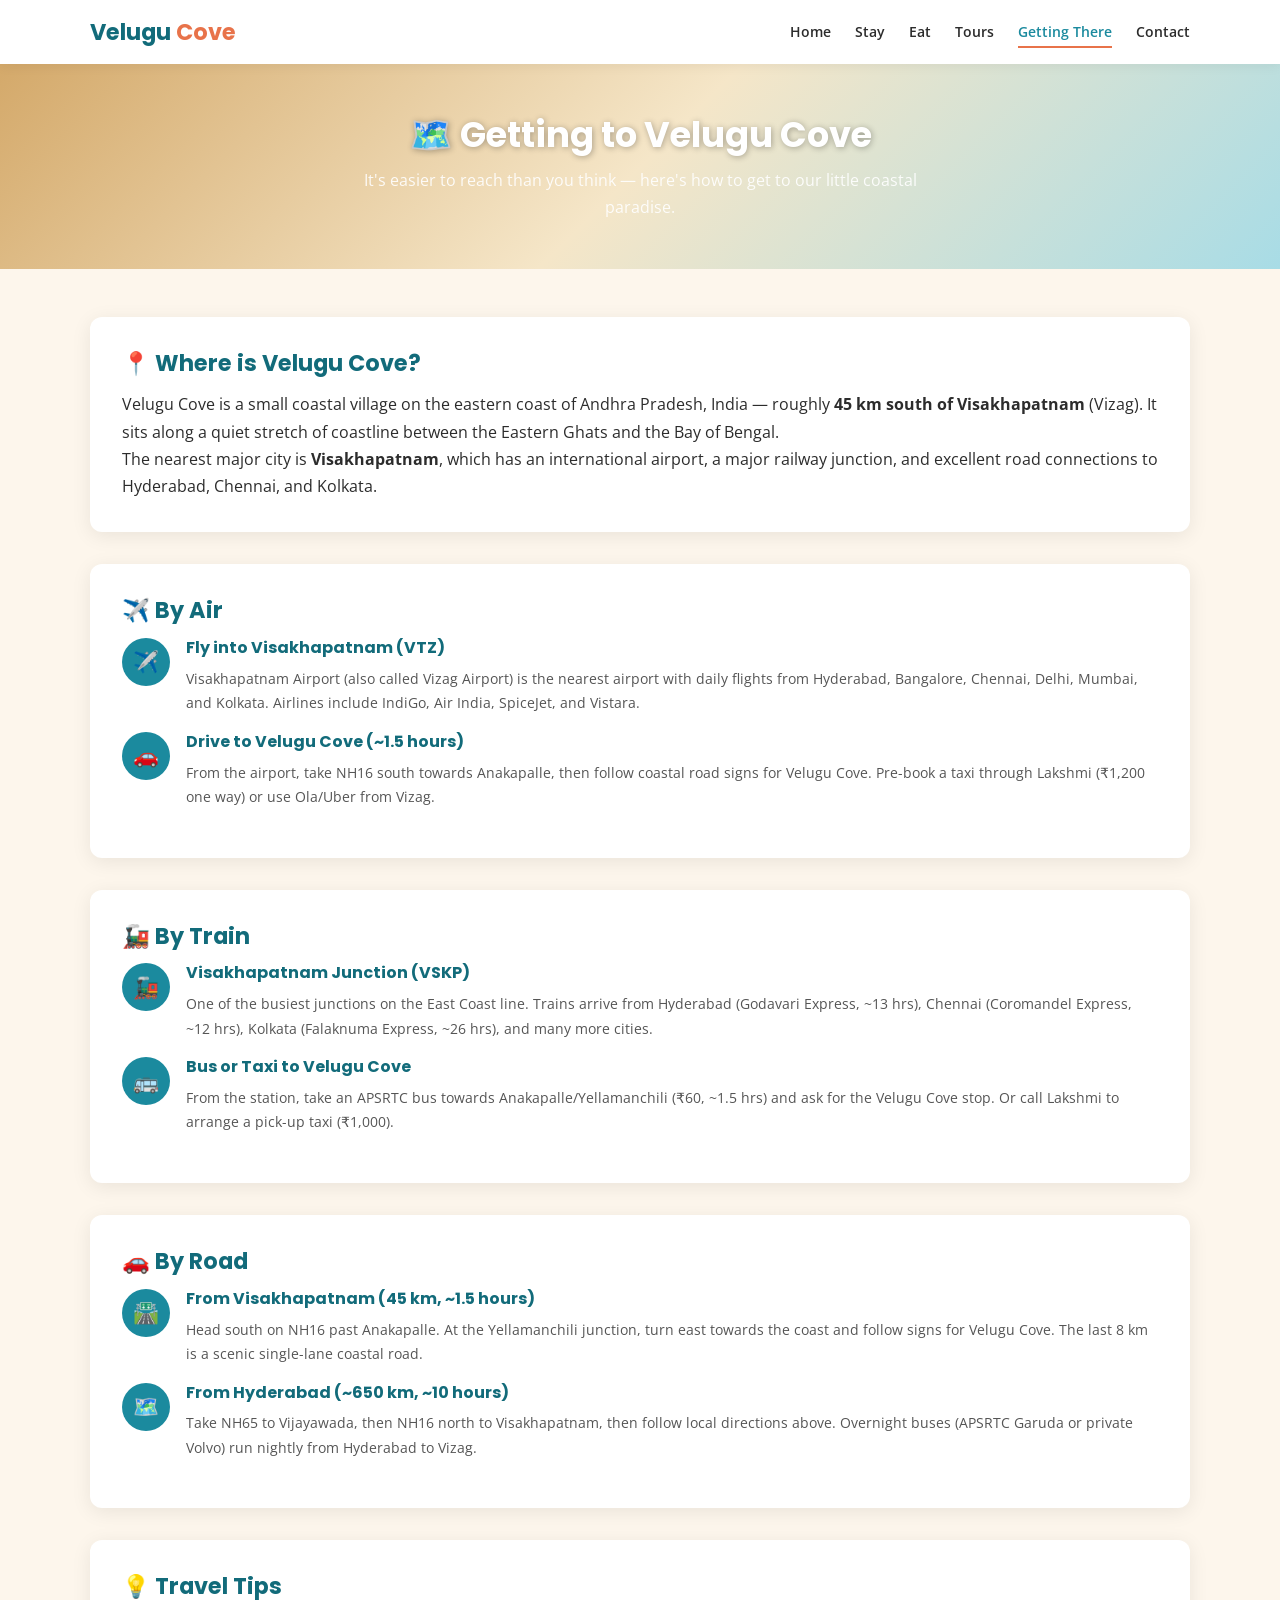
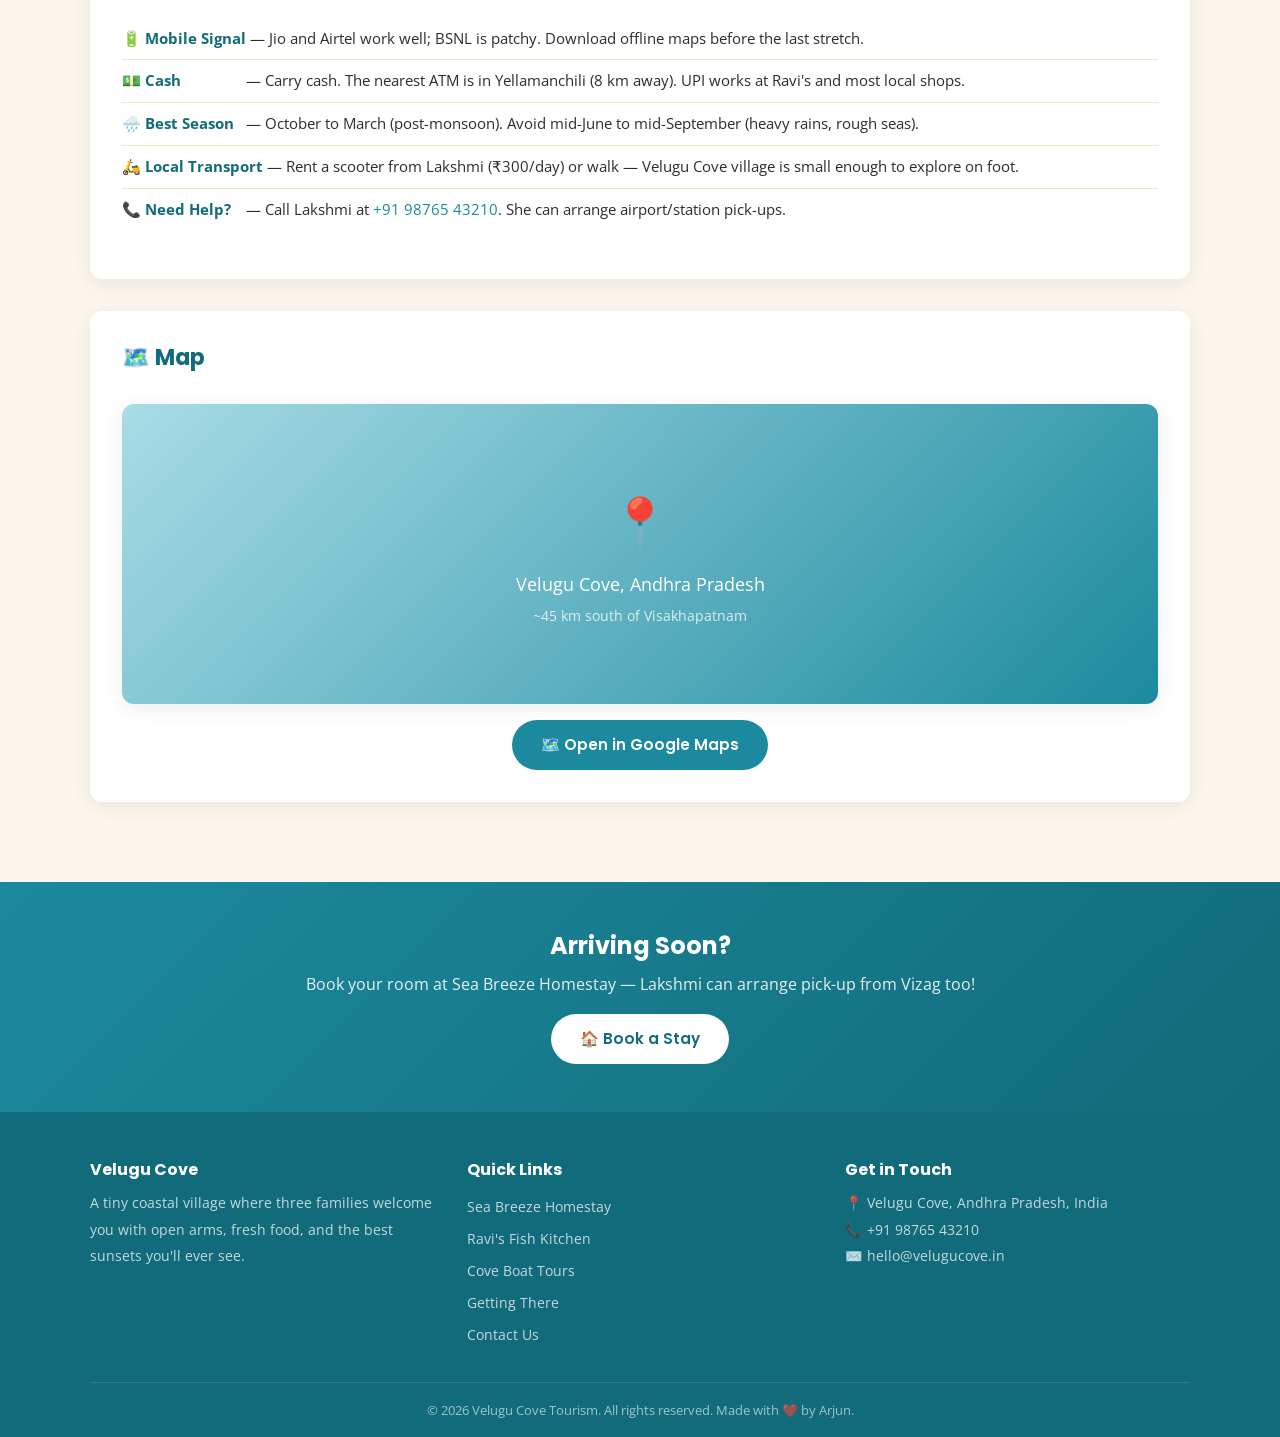
<file: getting-there.html>
<!DOCTYPE html>
<html lang="en">
<head>
  <meta charset="UTF-8">
  <meta name="viewport" content="width=device-width, initial-scale=1.0">
  <title>Getting to Velugu Cove — Directions &amp; Map</title>
  <meta name="description" content="How to reach Velugu Cove by air, train, bus, or car. Directions from Visakhapatnam airport and railway station, plus an interactive map.">
  <link rel="preconnect" href="https://fonts.googleapis.com">
  <link rel="preconnect" href="https://fonts.gstatic.com" crossorigin>
  <link href="https://fonts.googleapis.com/css2?family=Open+Sans:wght@400;600&family=Poppins:wght@600;700&display=swap" rel="stylesheet">
  <link rel="stylesheet" href="css/style.css">
</head>
<body>

  <!-- ===== Header ===== -->
  <header class="site-header">
    <div class="container nav-wrap">
      <a href="index.html" class="logo">Velugu <span>Cove</span></a>
      <button class="hamburger" id="hamburger" aria-label="Toggle navigation" aria-expanded="false">
        <span></span><span></span><span></span>
      </button>
      <nav class="nav-links" id="nav-links">
        <a href="index.html">Home</a>
        <a href="stay.html">Stay</a>
        <a href="eat.html">Eat</a>
        <a href="tours.html">Tours</a>
        <a href="getting-there.html">Getting There</a>
        <a href="contact.html">Contact</a>
      </nav>
    </div>
  </header>

  <!-- ===== Page Hero ===== -->
  <section class="page-hero hero-directions">
    <div class="container">
      <h1>🗺️ Getting to Velugu Cove</h1>
      <p>It's easier to reach than you think — here's how to get to our little coastal paradise.</p>
    </div>
  </section>

  <!-- ===== Content ===== -->
  <section class="section">
    <div class="container">

      <!-- Overview -->
      <div class="content-block">
        <h2>📍 Where is Velugu Cove?</h2>
        <p>Velugu Cove is a small coastal village on the eastern coast of Andhra Pradesh, India — roughly <strong>45 km south of Visakhapatnam</strong> (Vizag). It sits along a quiet stretch of coastline between the Eastern Ghats and the Bay of Bengal.</p>
        <p>The nearest major city is <strong>Visakhapatnam</strong>, which has an international airport, a major railway junction, and excellent road connections to Hyderabad, Chennai, and Kolkata.</p>
      </div>

      <!-- By Air -->
      <div class="content-block">
        <h2>✈️ By Air</h2>
        <div class="direction-step">
          <div class="step-icon">✈️</div>
          <div class="step-text">
            <h3>Fly into Visakhapatnam (VTZ)</h3>
            <p>Visakhapatnam Airport (also called Vizag Airport) is the nearest airport with daily flights from Hyderabad, Bangalore, Chennai, Delhi, Mumbai, and Kolkata. Airlines include IndiGo, Air India, SpiceJet, and Vistara.</p>
          </div>
        </div>
        <div class="direction-step">
          <div class="step-icon">🚗</div>
          <div class="step-text">
            <h3>Drive to Velugu Cove (~1.5 hours)</h3>
            <p>From the airport, take NH16 south towards Anakapalle, then follow coastal road signs for Velugu Cove. Pre-book a taxi through Lakshmi (₹1,200 one way) or use Ola/Uber from Vizag.</p>
          </div>
        </div>
      </div>

      <!-- By Train -->
      <div class="content-block">
        <h2>🚂 By Train</h2>
        <div class="direction-step">
          <div class="step-icon">🚂</div>
          <div class="step-text">
            <h3>Visakhapatnam Junction (VSKP)</h3>
            <p>One of the busiest junctions on the East Coast line. Trains arrive from Hyderabad (Godavari Express, ~13 hrs), Chennai (Coromandel Express, ~12 hrs), Kolkata (Falaknuma Express, ~26 hrs), and many more cities.</p>
          </div>
        </div>
        <div class="direction-step">
          <div class="step-icon">🚌</div>
          <div class="step-text">
            <h3>Bus or Taxi to Velugu Cove</h3>
            <p>From the station, take an APSRTC bus towards Anakapalle/Yellamanchili (₹60, ~1.5 hrs) and ask for the Velugu Cove stop. Or call Lakshmi to arrange a pick-up taxi (₹1,000).</p>
          </div>
        </div>
      </div>

      <!-- By Road -->
      <div class="content-block">
        <h2>🚗 By Road</h2>
        <div class="direction-step">
          <div class="step-icon">🛣️</div>
          <div class="step-text">
            <h3>From Visakhapatnam (45 km, ~1.5 hours)</h3>
            <p>Head south on NH16 past Anakapalle. At the Yellamanchili junction, turn east towards the coast and follow signs for Velugu Cove. The last 8 km is a scenic single-lane coastal road.</p>
          </div>
        </div>
        <div class="direction-step">
          <div class="step-icon">🗺️</div>
          <div class="step-text">
            <h3>From Hyderabad (~650 km, ~10 hours)</h3>
            <p>Take NH65 to Vijayawada, then NH16 north to Visakhapatnam, then follow local directions above. Overnight buses (APSRTC Garuda or private Volvo) run nightly from Hyderabad to Vizag.</p>
          </div>
        </div>
      </div>

      <!-- Tips -->
      <div class="content-block">
        <h2>💡 Travel Tips</h2>
        <ul class="info-list">
          <li><strong>🔋 Mobile Signal</strong> — Jio and Airtel work well; BSNL is patchy. Download offline maps before the last stretch.</li>
          <li><strong>💵 Cash</strong> — Carry cash. The nearest ATM is in Yellamanchili (8 km away). UPI works at Ravi's and most local shops.</li>
          <li><strong>🌧️ Best Season</strong> — October to March (post-monsoon). Avoid mid-June to mid-September (heavy rains, rough seas).</li>
          <li><strong>🛵 Local Transport</strong> — Rent a scooter from Lakshmi (₹300/day) or walk — Velugu Cove village is small enough to explore on foot.</li>
          <li><strong>📞 Need Help?</strong> — Call Lakshmi at <a href="tel:+919876543210">+91 98765 43210</a>. She can arrange airport/station pick-ups.</li>
        </ul>
      </div>

      <!-- Map -->
      <div class="content-block">
        <h2>🗺️ Map</h2>
        <div class="map-embed">
          <div class="map-placeholder" role="img" aria-label="Map showing Velugu Cove location on the Andhra Pradesh coast, south of Visakhapatnam">
            <span>📍</span>
            <p>Velugu Cove, Andhra Pradesh</p>
            <p style="font-size: 0.85rem; opacity: 0.8; margin-top: 0.3rem;">~45 km south of Visakhapatnam</p>
          </div>
        </div>
        <p style="text-align: center; margin-top: 1rem;">
          <a href="https://maps.google.com/?q=Velugu+Cove+Andhra+Pradesh+India" class="btn btn-primary" target="_blank" rel="noopener">🗺️ Open in Google Maps</a>
        </p>
      </div>

    </div>
  </section>

  <!-- ===== CTA ===== -->
  <section class="cta-strip">
    <div class="container">
      <h2>Arriving Soon?</h2>
      <p>Book your room at Sea Breeze Homestay — Lakshmi can arrange pick-up from Vizag too!</p>
      <a href="stay.html" class="btn btn-secondary">🏠 Book a Stay</a>
    </div>
  </section>

  <!-- ===== Footer ===== -->
  <footer class="site-footer">
    <div class="container">
      <div class="footer-grid">
        <div class="footer-col">
          <h4>Velugu Cove</h4>
          <p>A tiny coastal village where three families welcome you with open arms, fresh food, and the best sunsets you'll ever see.</p>
        </div>
        <div class="footer-col">
          <h4>Quick Links</h4>
          <ul>
            <li><a href="stay.html">Sea Breeze Homestay</a></li>
            <li><a href="eat.html">Ravi's Fish Kitchen</a></li>
            <li><a href="tours.html">Cove Boat Tours</a></li>
            <li><a href="getting-there.html">Getting There</a></li>
            <li><a href="contact.html">Contact Us</a></li>
          </ul>
        </div>
        <div class="footer-col">
          <h4>Get in Touch</h4>
          <p>📍 Velugu Cove, Andhra Pradesh, India</p>
          <p>📞 +91 98765 43210</p>
          <p>✉️ hello@velugucove.in</p>
        </div>
      </div>
      <div class="footer-bottom">
        <p>&copy; 2026 Velugu Cove Tourism. All rights reserved. Made with ❤️ by Arjun.</p>
      </div>
    </div>
  </footer>

  <script src="js/main.js"></script>
</body>
</html>
</file>
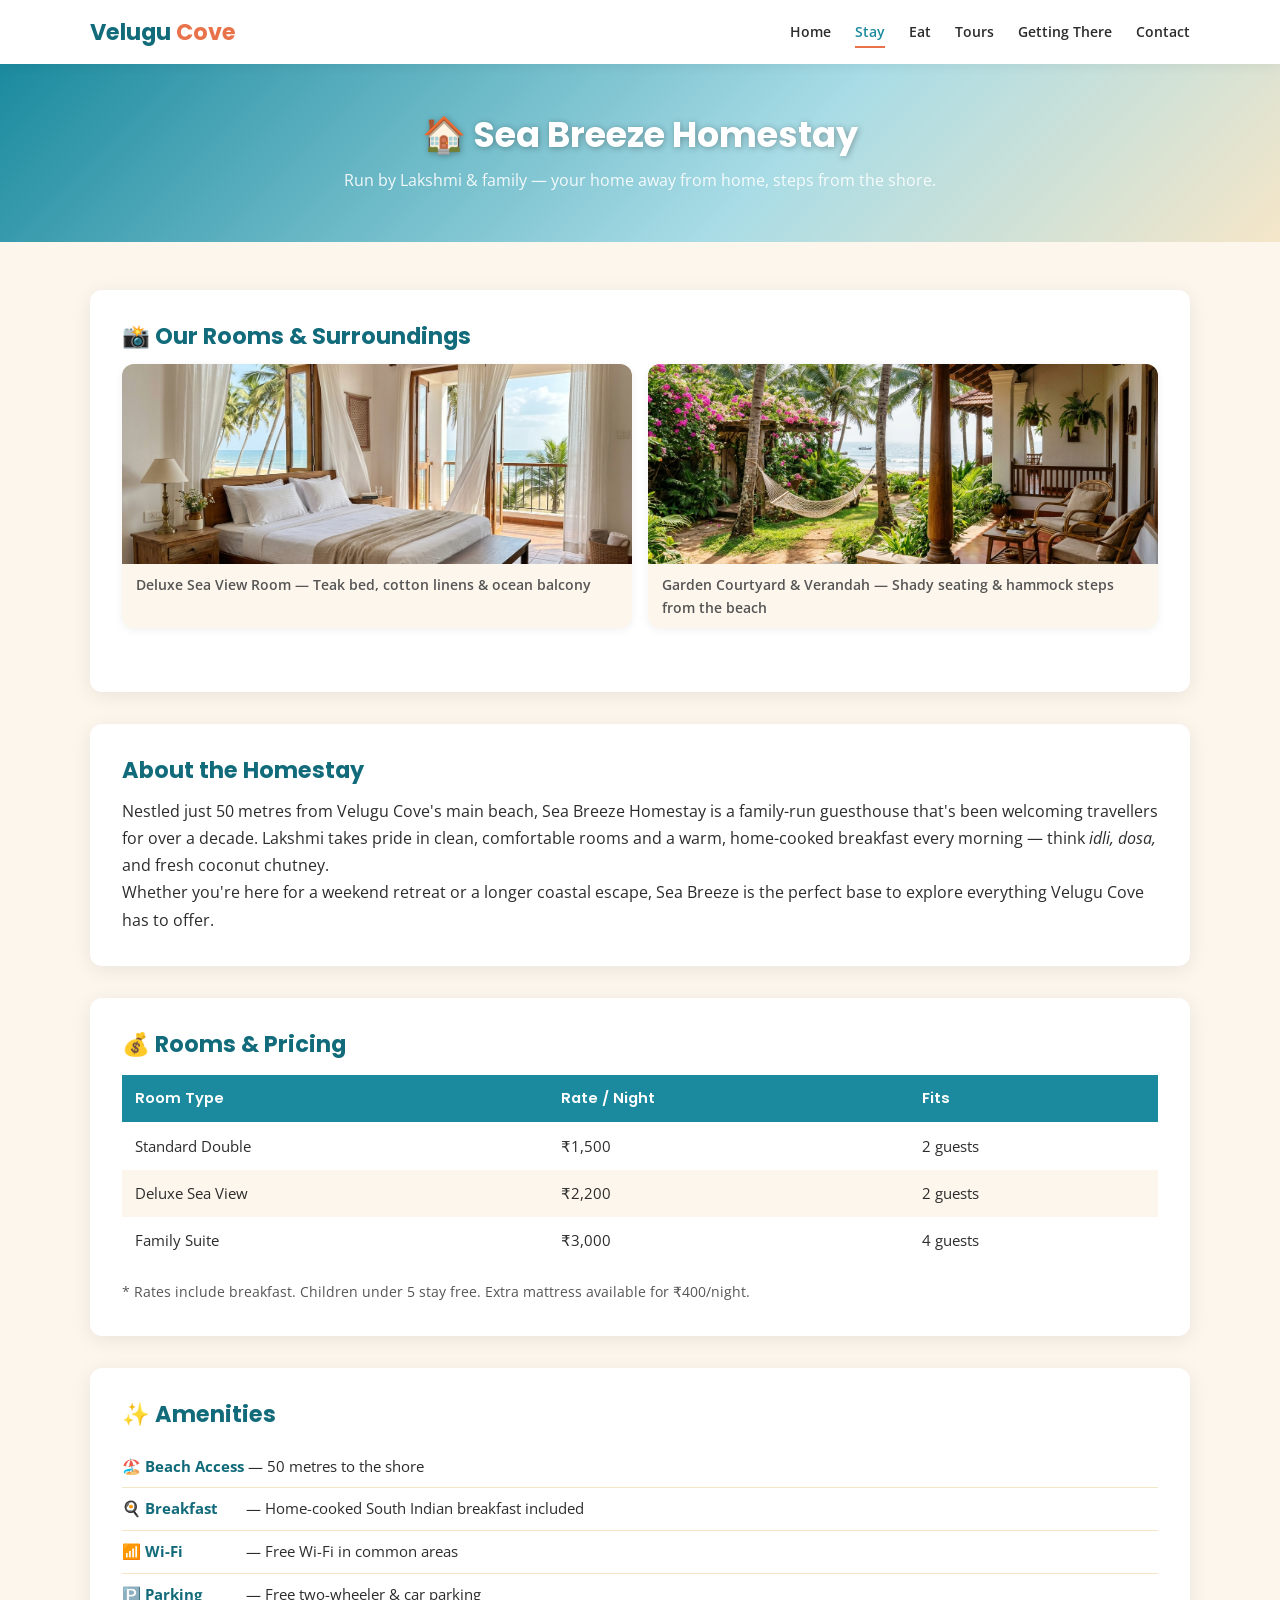
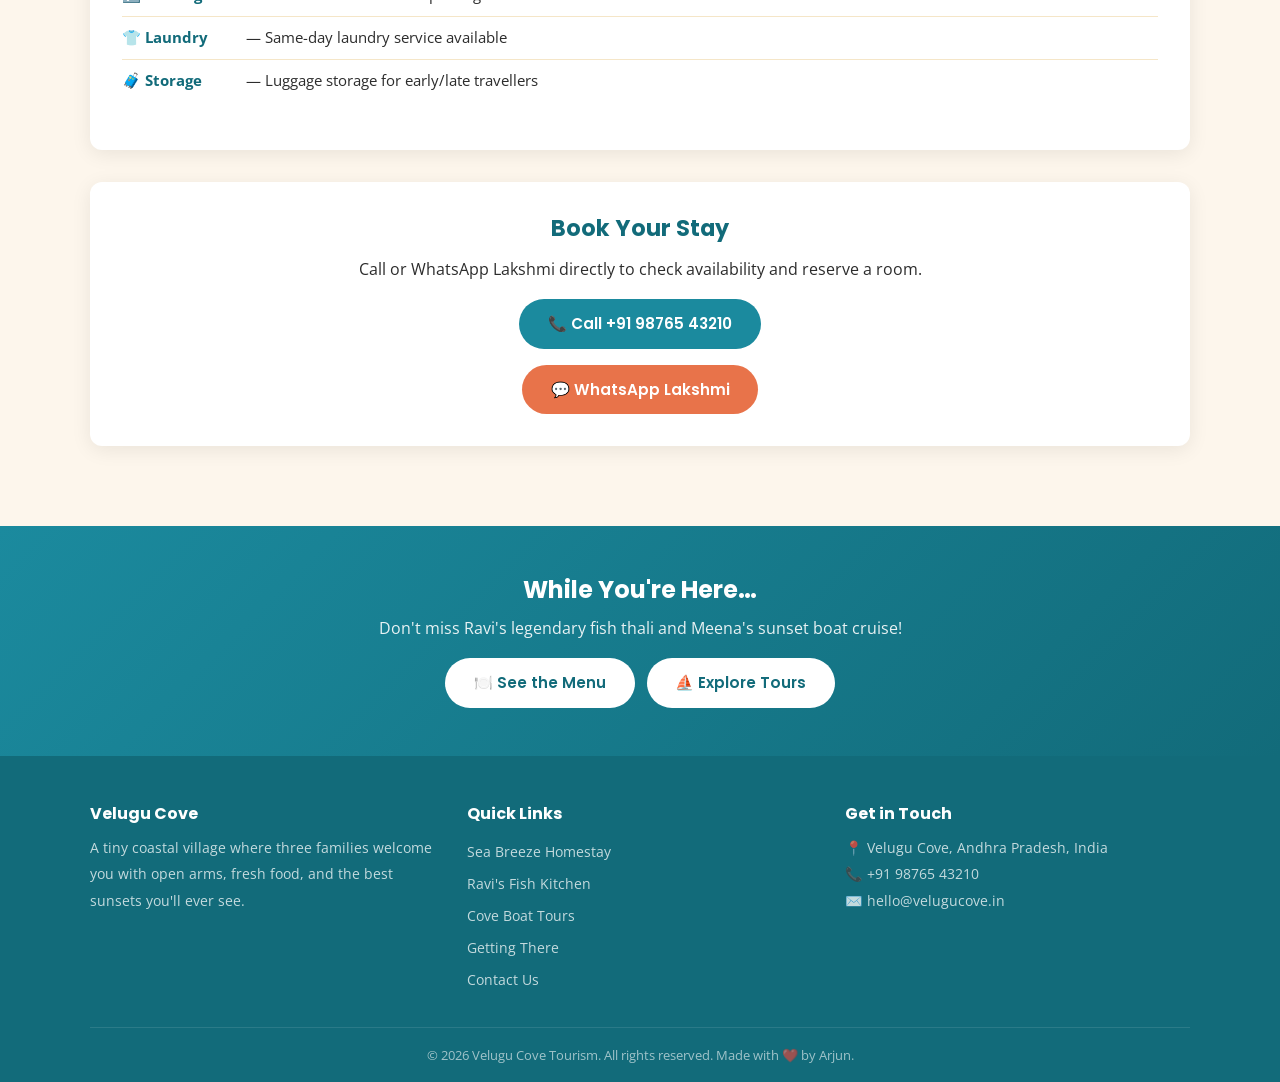
<file: stay.html>
<!DOCTYPE html>
<html lang="en">
<head>
  <meta charset="UTF-8">
  <meta name="viewport" content="width=device-width, initial-scale=1.0">
  <title>Sea Breeze Homestay — Stay in Velugu Cove</title>
  <meta name="description" content="Book a room at Lakshmi's Sea Breeze Homestay in Velugu Cove. Comfortable beachside accommodation from ₹1,500 to ₹3,000 per night.">
  <link rel="preconnect" href="https://fonts.googleapis.com">
  <link rel="preconnect" href="https://fonts.gstatic.com" crossorigin>
  <link href="https://fonts.googleapis.com/css2?family=Open+Sans:wght@400;600&family=Poppins:wght@600;700&display=swap" rel="stylesheet">
  <link rel="stylesheet" href="css/style.css">
</head>
<body>

  <!-- ===== Header ===== -->
  <header class="site-header">
    <div class="container nav-wrap">
      <a href="index.html" class="logo">Velugu <span>Cove</span></a>
      <button class="hamburger" id="hamburger" aria-label="Toggle navigation" aria-expanded="false">
        <span></span><span></span><span></span>
      </button>
      <nav class="nav-links" id="nav-links">
        <a href="index.html">Home</a>
        <a href="stay.html">Stay</a>
        <a href="eat.html">Eat</a>
        <a href="tours.html">Tours</a>
        <a href="getting-there.html">Getting There</a>
        <a href="contact.html">Contact</a>
      </nav>
    </div>
  </header>

  <!-- ===== Page Hero ===== -->
  <section class="page-hero hero-stay">
    <div class="container">
      <h1>🏠 Sea Breeze Homestay</h1>
      <p>Run by Lakshmi &amp; family — your home away from home, steps from the shore.</p>
    </div>
  </section>

  <!-- ===== Content ===== -->
  <section class="section">
    <div class="container">

      <!-- Photo Gallery -->
      <div class="content-block">
        <h2>📸 Our Rooms &amp; Surroundings</h2>
        <div class="photo-grid">
          <figure class="photo-card">
            <img src="images/room-sea-view.jpg" alt="Bright, airy double room at Sea Breeze Homestay with ocean view">
            <figcaption>Deluxe Sea View Room — Teak bed, cotton linens &amp; ocean balcony</figcaption>
          </figure>
          <figure class="photo-card">
            <img src="images/room-courtyard.jpg" alt="Courtyard garden area and coastal verandah with hammock">
            <figcaption>Garden Courtyard &amp; Verandah — Shady seating &amp; hammock steps from the beach</figcaption>
          </figure>
        </div>
      </div>

      <!-- About -->
      <div class="content-block">
        <h2>About the Homestay</h2>
        <p>Nestled just 50 metres from Velugu Cove's main beach, Sea Breeze Homestay is a family-run guesthouse that's been welcoming travellers for over a decade. Lakshmi takes pride in clean, comfortable rooms and a warm, home-cooked breakfast every morning — think <em>idli, dosa,</em> and fresh coconut chutney.</p>
        <p>Whether you're here for a weekend retreat or a longer coastal escape, Sea Breeze is the perfect base to explore everything Velugu Cove has to offer.</p>
      </div>

      <!-- Pricing -->
      <div class="content-block">
        <h2>💰 Rooms &amp; Pricing</h2>
        <table class="menu-table">
          <thead>
            <tr>
              <th>Room Type</th>
              <th>Rate / Night</th>
              <th>Fits</th>
            </tr>
          </thead>
          <tbody>
            <tr>
              <td>Standard Double</td>
              <td>₹1,500</td>
              <td>2 guests</td>
            </tr>
            <tr>
              <td>Deluxe Sea View</td>
              <td>₹2,200</td>
              <td>2 guests</td>
            </tr>
            <tr>
              <td>Family Suite</td>
              <td>₹3,000</td>
              <td>4 guests</td>
            </tr>
          </tbody>
        </table>
        <p style="margin-top: 0.8rem; font-size: 0.88rem; color: var(--text-light);">* Rates include breakfast. Children under 5 stay free. Extra mattress available for ₹400/night.</p>
      </div>

      <!-- Amenities -->
      <div class="content-block">
        <h2>✨ Amenities</h2>
        <ul class="info-list">
          <li><strong>🏖️ Beach Access</strong> — 50 metres to the shore</li>
          <li><strong>🍳 Breakfast</strong> — Home-cooked South Indian breakfast included</li>
          <li><strong>📶 Wi-Fi</strong> — Free Wi-Fi in common areas</li>
          <li><strong>🅿️ Parking</strong> — Free two-wheeler &amp; car parking</li>
          <li><strong>👕 Laundry</strong> — Same-day laundry service available</li>
          <li><strong>🧳 Storage</strong> — Luggage storage for early/late travellers</li>
        </ul>
      </div>

      <!-- Contact / Book -->
      <div class="content-block" style="text-align: center;">
        <h2>Book Your Stay</h2>
        <p>Call or WhatsApp Lakshmi directly to check availability and reserve a room.</p>
        <p style="margin: 1rem 0;">
          <a href="tel:+919876543210" class="btn btn-primary">📞 Call +91 98765 43210</a>
        </p>
        <p>
          <a href="https://wa.me/919876543210?text=Hi%20Lakshmi!%20I'd%20like%20to%20book%20a%20room%20at%20Sea%20Breeze%20Homestay." class="btn btn-secondary" target="_blank" rel="noopener">💬 WhatsApp Lakshmi</a>
        </p>
      </div>

    </div>
  </section>

  <!-- ===== CTA ===== -->
  <section class="cta-strip">
    <div class="container">
      <h2>While You're Here…</h2>
      <p>Don't miss Ravi's legendary fish thali and Meena's sunset boat cruise!</p>
      <a href="eat.html" class="btn btn-secondary" style="margin-right: 0.5rem;">🍽️ See the Menu</a>
      <a href="tours.html" class="btn btn-secondary">⛵ Explore Tours</a>
    </div>
  </section>

  <!-- ===== Footer ===== -->
  <footer class="site-footer">
    <div class="container">
      <div class="footer-grid">
        <div class="footer-col">
          <h4>Velugu Cove</h4>
          <p>A tiny coastal village where three families welcome you with open arms, fresh food, and the best sunsets you'll ever see.</p>
        </div>
        <div class="footer-col">
          <h4>Quick Links</h4>
          <ul>
            <li><a href="stay.html">Sea Breeze Homestay</a></li>
            <li><a href="eat.html">Ravi's Fish Kitchen</a></li>
            <li><a href="tours.html">Cove Boat Tours</a></li>
            <li><a href="getting-there.html">Getting There</a></li>
            <li><a href="contact.html">Contact Us</a></li>
          </ul>
        </div>
        <div class="footer-col">
          <h4>Get in Touch</h4>
          <p>📍 Velugu Cove, Andhra Pradesh, India</p>
          <p>📞 +91 98765 43210</p>
          <p>✉️ hello@velugucove.in</p>
        </div>
      </div>
      <div class="footer-bottom">
        <p>&copy; 2026 Velugu Cove Tourism. All rights reserved. Made with ❤️ by Arjun.</p>
      </div>
    </div>
  </footer>

  <script src="js/main.js"></script>
</body>
</html>
</file>
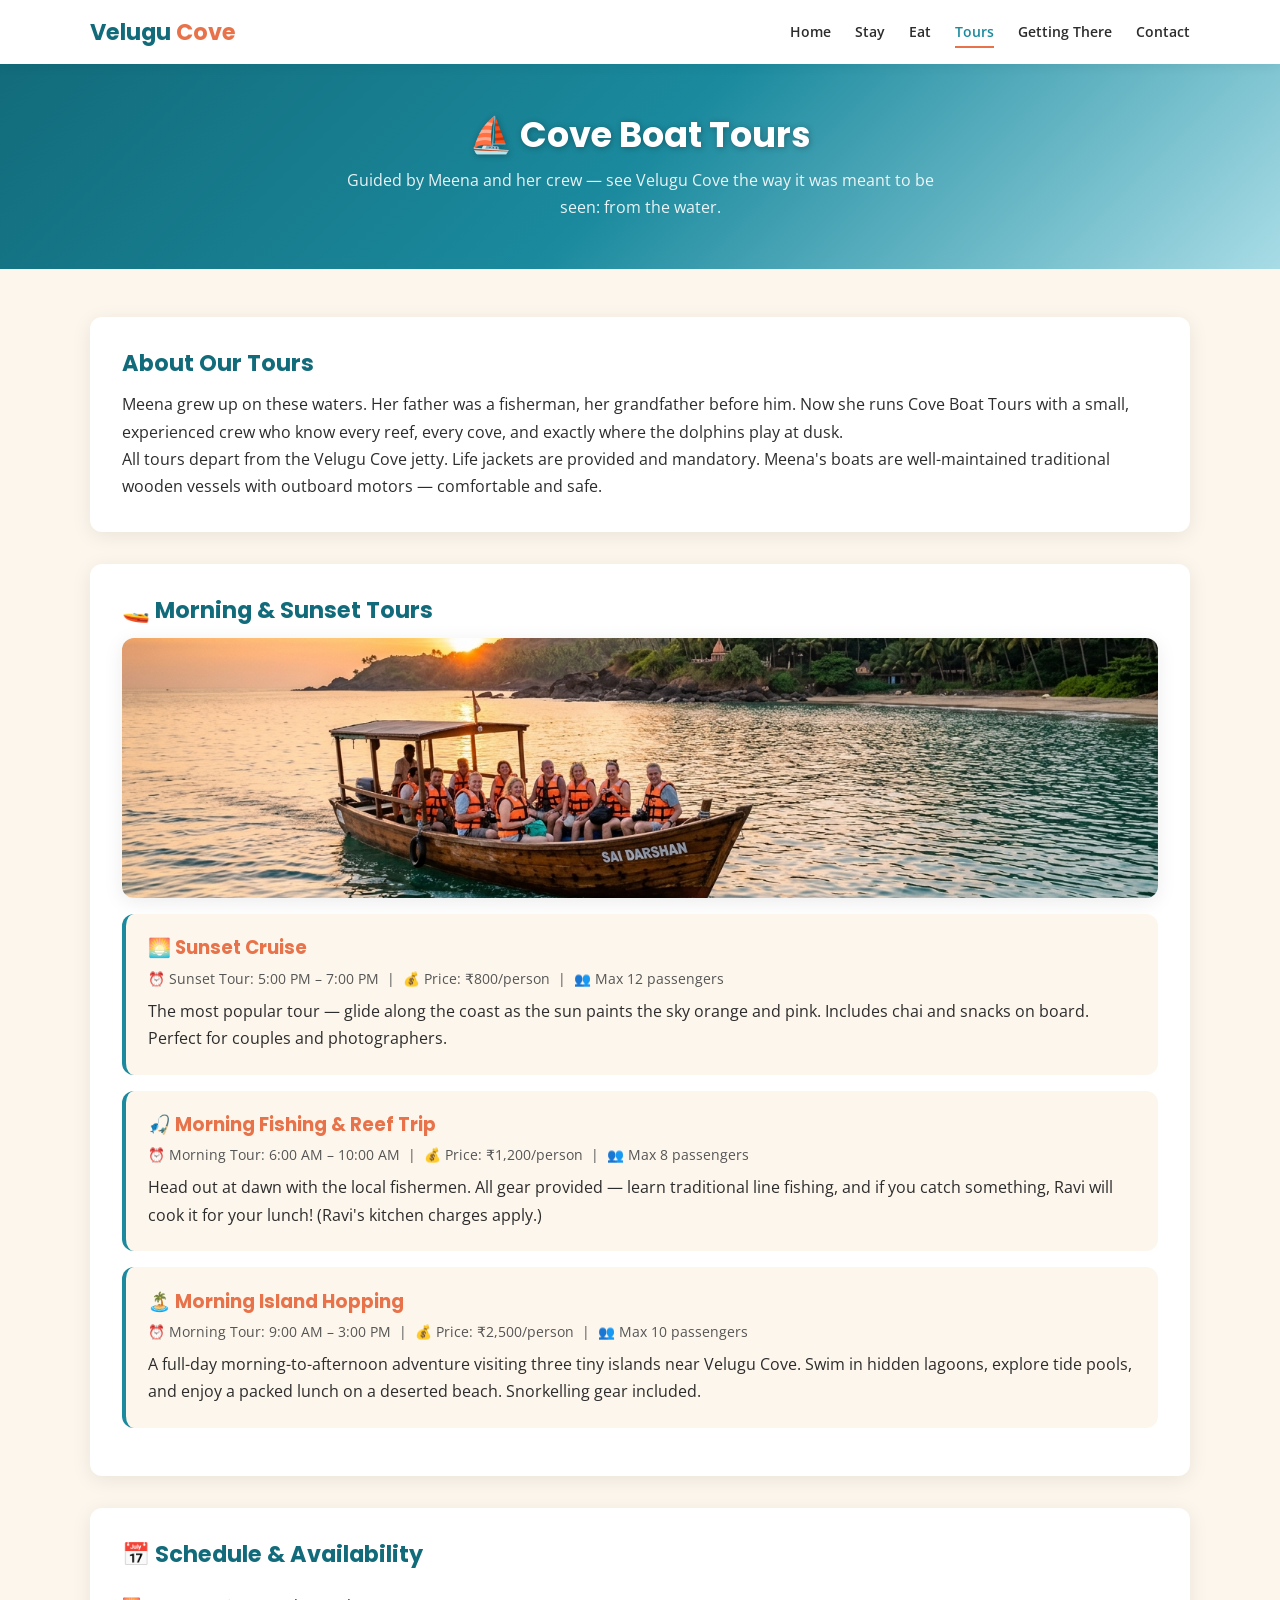
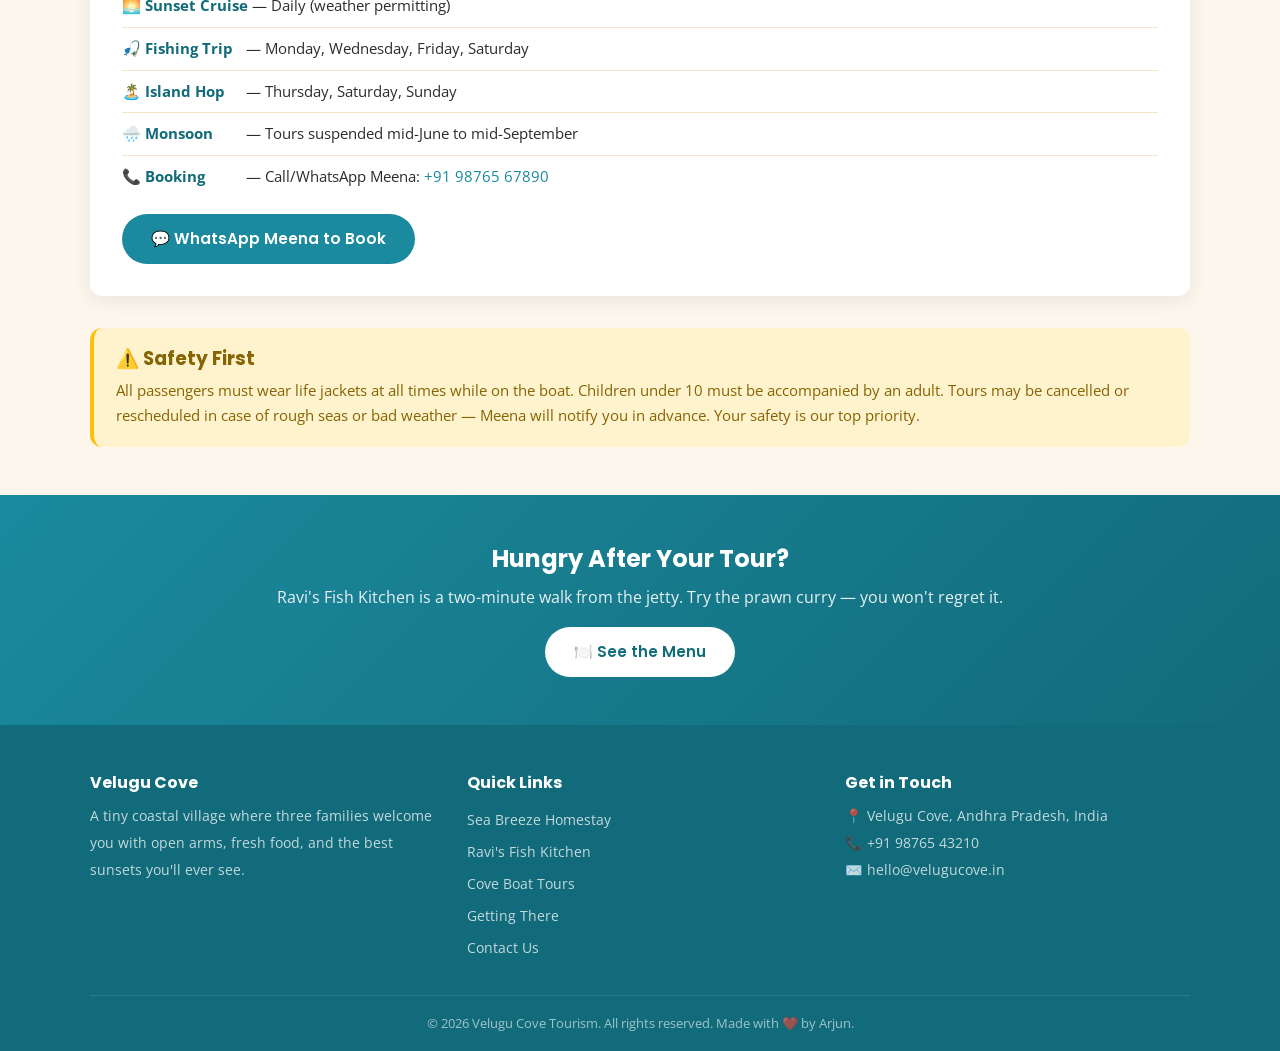
<file: tours.html>
<!DOCTYPE html>
<html lang="en">
<head>
  <meta charset="UTF-8">
  <meta name="viewport" content="width=device-width, initial-scale=1.0">
  <title>Cove Boat Tours — Explore Velugu Cove by Sea</title>
  <meta name="description" content="Join Meena's Cove Boat Tours for sunset cruises, fishing trips, and island-hopping adventures from Velugu Cove. Safe, fun, and unforgettable.">
  <link rel="preconnect" href="https://fonts.googleapis.com">
  <link rel="preconnect" href="https://fonts.gstatic.com" crossorigin>
  <link href="https://fonts.googleapis.com/css2?family=Open+Sans:wght@400;600&family=Poppins:wght@600;700&display=swap" rel="stylesheet">
  <link rel="stylesheet" href="css/style.css">
</head>
<body>

  <!-- ===== Header ===== -->
  <header class="site-header">
    <div class="container nav-wrap">
      <a href="index.html" class="logo">Velugu <span>Cove</span></a>
      <button class="hamburger" id="hamburger" aria-label="Toggle navigation" aria-expanded="false">
        <span></span><span></span><span></span>
      </button>
      <nav class="nav-links" id="nav-links">
        <a href="index.html">Home</a>
        <a href="stay.html">Stay</a>
        <a href="eat.html">Eat</a>
        <a href="tours.html">Tours</a>
        <a href="getting-there.html">Getting There</a>
        <a href="contact.html">Contact</a>
      </nav>
    </div>
  </header>

  <!-- ===== Page Hero ===== -->
  <section class="page-hero hero-tours">
    <div class="container">
      <h1>⛵ Cove Boat Tours</h1>
      <p>Guided by Meena and her crew — see Velugu Cove the way it was meant to be seen: from the water.</p>
    </div>
  </section>

  <!-- ===== Content ===== -->
  <section class="section">
    <div class="container">

      <!-- About -->
      <div class="content-block">
        <h2>About Our Tours</h2>
        <p>Meena grew up on these waters. Her father was a fisherman, her grandfather before him. Now she runs Cove Boat Tours with a small, experienced crew who know every reef, every cove, and exactly where the dolphins play at dusk.</p>
        <p>All tours depart from the Velugu Cove jetty. Life jackets are provided and mandatory. Meena's boats are well-maintained traditional wooden vessels with outboard motors — comfortable and safe.</p>
      </div>

      <!-- Tour Types -->
      <div class="content-block">
        <h2>🚤 Morning &amp; Sunset Tours</h2>
        <img src="images/cove-boat-tours.jpg" alt="Cove Boat Tours vessel on calm turquoise coastal waters with passengers wearing life jackets" class="feature-photo">

        <div class="tour-card">
          <h3>🌅 Sunset Cruise</h3>
          <p class="tour-meta">⏰ Sunset Tour: 5:00 PM – 7:00 PM &nbsp;|&nbsp; 💰 Price: ₹800/person &nbsp;|&nbsp; 👥 Max 12 passengers</p>
          <p>The most popular tour — glide along the coast as the sun paints the sky orange and pink. Includes chai and snacks on board. Perfect for couples and photographers.</p>
        </div>

        <div class="tour-card">
          <h3>🎣 Morning Fishing &amp; Reef Trip</h3>
          <p class="tour-meta">⏰ Morning Tour: 6:00 AM – 10:00 AM &nbsp;|&nbsp; 💰 Price: ₹1,200/person &nbsp;|&nbsp; 👥 Max 8 passengers</p>
          <p>Head out at dawn with the local fishermen. All gear provided — learn traditional line fishing, and if you catch something, Ravi will cook it for your lunch! (Ravi's kitchen charges apply.)</p>
        </div>

        <div class="tour-card">
          <h3>🏝️ Morning Island Hopping</h3>
          <p class="tour-meta">⏰ Morning Tour: 9:00 AM – 3:00 PM &nbsp;|&nbsp; 💰 Price: ₹2,500/person &nbsp;|&nbsp; 👥 Max 10 passengers</p>
          <p>A full-day morning-to-afternoon adventure visiting three tiny islands near Velugu Cove. Swim in hidden lagoons, explore tide pools, and enjoy a packed lunch on a deserted beach. Snorkelling gear included.</p>
        </div>
      </div>

      <!-- Schedule -->
      <div class="content-block">
        <h2>📅 Schedule &amp; Availability</h2>
        <ul class="info-list">
          <li><strong>🌅 Sunset Cruise</strong> — Daily (weather permitting)</li>
          <li><strong>🎣 Fishing Trip</strong> — Monday, Wednesday, Friday, Saturday</li>
          <li><strong>🏝️ Island Hop</strong> — Thursday, Saturday, Sunday</li>
          <li><strong>🌧️ Monsoon</strong> — Tours suspended mid-June to mid-September</li>
          <li><strong>📞 Booking</strong> — Call/WhatsApp Meena: <a href="tel:+919876567890">+91 98765 67890</a></li>
        </ul>
        <p style="margin-top: 0.8rem;">
          <a href="https://wa.me/919876567890?text=Hi%20Meena!%20I'd%20like%20to%20book%20a%20boat%20tour%20at%20Velugu%20Cove." class="btn btn-primary" target="_blank" rel="noopener">💬 WhatsApp Meena to Book</a>
        </p>
      </div>

      <!-- Safety -->
      <div class="safety-box">
        <h3>⚠️ Safety First</h3>
        <p>All passengers must wear life jackets at all times while on the boat. Children under 10 must be accompanied by an adult. Tours may be cancelled or rescheduled in case of rough seas or bad weather — Meena will notify you in advance. Your safety is our top priority.</p>
      </div>

    </div>
  </section>

  <!-- ===== CTA ===== -->
  <section class="cta-strip">
    <div class="container">
      <h2>Hungry After Your Tour?</h2>
      <p>Ravi's Fish Kitchen is a two-minute walk from the jetty. Try the prawn curry — you won't regret it.</p>
      <a href="eat.html" class="btn btn-secondary">🍽️ See the Menu</a>
    </div>
  </section>

  <!-- ===== Footer ===== -->
  <footer class="site-footer">
    <div class="container">
      <div class="footer-grid">
        <div class="footer-col">
          <h4>Velugu Cove</h4>
          <p>A tiny coastal village where three families welcome you with open arms, fresh food, and the best sunsets you'll ever see.</p>
        </div>
        <div class="footer-col">
          <h4>Quick Links</h4>
          <ul>
            <li><a href="stay.html">Sea Breeze Homestay</a></li>
            <li><a href="eat.html">Ravi's Fish Kitchen</a></li>
            <li><a href="tours.html">Cove Boat Tours</a></li>
            <li><a href="getting-there.html">Getting There</a></li>
            <li><a href="contact.html">Contact Us</a></li>
          </ul>
        </div>
        <div class="footer-col">
          <h4>Get in Touch</h4>
          <p>📍 Velugu Cove, Andhra Pradesh, India</p>
          <p>📞 +91 98765 43210</p>
          <p>✉️ hello@velugucove.in</p>
        </div>
      </div>
      <div class="footer-bottom">
        <p>&copy; 2026 Velugu Cove Tourism. All rights reserved. Made with ❤️ by Arjun.</p>
      </div>
    </div>
  </footer>

  <script src="js/main.js"></script>
</body>
</html>
</file>
<file: css/style.css>
/* ============================================================
   Velugu Cove — Style Sheet
   Warm, beachy, mobile-first responsive design
   Fonts: Poppins (headings) · Open Sans (body)
   ============================================================ */

/* ---------- CSS Custom Properties ---------- */
:root {
  /* palette */
  --sand-light:   #fdf6ec;
  --sand:         #f5e6c8;
  --sand-dark:    #d4a96a;
  --ocean:        #1b8a9e;
  --ocean-dark:   #126b7a;
  --ocean-light:  #a8dce6;
  --sunset:       #e8734a;
  --sunset-light: #f4a57b;
  --coral:        #ff6b6b;
  --text:         #2c2c2c;
  --text-light:   #555;
  --white:        #ffffff;
  --overlay:      rgba(0, 0, 0, 0.45);

  /* spacing */
  --gap:    1rem;
  --gap-lg: 2rem;
  --gap-xl: 3rem;

  /* misc */
  --radius: 12px;
  --shadow: 0 4px 20px rgba(0,0,0,0.08);
  --transition: 0.3s ease;
}

/* ---------- Reset & Base ---------- */
*, *::before, *::after { box-sizing: border-box; margin: 0; padding: 0; }

html { scroll-behavior: smooth; }

body {
  font-family: 'Open Sans', sans-serif;
  color: var(--text);
  background: var(--sand-light);
  line-height: 1.7;
  min-height: 100vh;
  display: flex;
  flex-direction: column;
}

h1, h2, h3, h4 {
  font-family: 'Poppins', sans-serif;
  line-height: 1.3;
  color: var(--ocean-dark);
}

a { color: var(--ocean); text-decoration: none; transition: color var(--transition); }
a:hover { color: var(--sunset); }

img { max-width: 100%; display: block; }

ul { list-style: none; }

/* ---------- Utility ---------- */
.container {
  width: 90%;
  max-width: 1100px;
  margin: 0 auto;
}

.section {
  padding: var(--gap-xl) 0;
}

.section-title {
  text-align: center;
  font-size: 1.8rem;
  margin-bottom: var(--gap-lg);
  position: relative;
}
.section-title::after {
  content: '';
  display: block;
  width: 60px;
  height: 4px;
  background: var(--sunset);
  margin: 0.5rem auto 0;
  border-radius: 2px;
}

.btn {
  display: inline-block;
  padding: 0.75rem 1.8rem;
  border-radius: 30px;
  font-weight: 600;
  font-family: 'Poppins', sans-serif;
  font-size: 0.95rem;
  transition: all var(--transition);
  cursor: pointer;
  border: none;
}
.btn-primary {
  background: var(--ocean);
  color: var(--white);
}
.btn-primary:hover {
  background: var(--ocean-dark);
  color: var(--white);
  transform: translateY(-2px);
  box-shadow: 0 6px 20px rgba(27,138,158,0.35);
}
.btn-secondary {
  background: var(--sunset);
  color: var(--white);
}
.btn-secondary:hover {
  background: #d4623c;
  color: var(--white);
  transform: translateY(-2px);
}

/* ---------- Header / Nav ---------- */
.site-header {
  background: var(--white);
  box-shadow: 0 2px 12px rgba(0,0,0,0.06);
  position: sticky;
  top: 0;
  z-index: 1000;
}
.nav-wrap {
  display: flex;
  align-items: center;
  justify-content: space-between;
  padding: 0.8rem 0;
}
.logo {
  font-family: 'Poppins', sans-serif;
  font-size: 1.4rem;
  font-weight: 700;
  color: var(--ocean-dark);
}
.logo span { color: var(--sunset); }

.nav-links {
  display: flex;
  gap: 1.5rem;
}
.nav-links a {
  font-weight: 600;
  font-size: 0.9rem;
  color: var(--text);
  position: relative;
  padding: 0.25rem 0;
}
.nav-links a::after {
  content: '';
  position: absolute;
  bottom: 0; left: 0;
  width: 0; height: 2px;
  background: var(--sunset);
  transition: width var(--transition);
}
.nav-links a:hover::after,
.nav-links a.active::after { width: 100%; }
.nav-links a:hover { color: var(--ocean); }
.nav-links a.active { color: var(--ocean); }

/* hamburger */
.hamburger {
  display: none;
  flex-direction: column;
  gap: 5px;
  background: none;
  border: none;
  cursor: pointer;
  padding: 4px;
}
.hamburger span {
  display: block;
  width: 26px;
  height: 3px;
  background: var(--ocean-dark);
  border-radius: 2px;
  transition: all var(--transition);
}

/* ---------- Hero ---------- */
.hero {
  position: relative;
  min-height: 70vh;
  display: flex;
  align-items: center;
  justify-content: center;
  text-align: center;
  overflow: hidden;
}
.hero-bg {
  position: absolute;
  inset: 0;
  background: linear-gradient(135deg, #1b8a9e 0%, #a8dce6 40%, #f5e6c8 70%, #e8734a 100%);
  z-index: 0;
}
.hero-overlay {
  position: absolute;
  inset: 0;
  background: var(--overlay);
  z-index: 1;
}
.hero-content {
  position: relative;
  z-index: 2;
  color: var(--white);
  padding: var(--gap-lg);
}
.hero h1 {
  font-size: 2.8rem;
  color: var(--white);
  margin-bottom: 0.5rem;
  text-shadow: 2px 2px 8px rgba(0,0,0,0.3);
}
.hero p {
  font-size: 1.15rem;
  max-width: 560px;
  margin: 0 auto var(--gap-lg);
  opacity: 0.95;
}
.hero .btn { margin: 0 0.4rem; }

/* ---------- Card Grid ---------- */
.card-grid {
  display: grid;
  gap: var(--gap-lg);
}
.card {
  background: var(--white);
  border-radius: var(--radius);
  box-shadow: var(--shadow);
  overflow: hidden;
  transition: transform var(--transition), box-shadow var(--transition);
}
.card:hover {
  transform: translateY(-4px);
  box-shadow: 0 8px 30px rgba(0,0,0,0.12);
}
.card-img {
  height: 180px;
  display: flex;
  align-items: center;
  justify-content: center;
  font-size: 4rem;
}
.card-body {
  padding: 1.2rem 1.4rem 1.5rem;
}
.card-body h3 {
  font-size: 1.2rem;
  margin-bottom: 0.4rem;
}
.card-body p {
  font-size: 0.92rem;
  color: var(--text-light);
  margin-bottom: 1rem;
}

/* ---------- Page Hero (inner pages) ---------- */
.page-hero {
  padding: var(--gap-xl) 0;
  text-align: center;
  color: var(--white);
  position: relative;
}
.page-hero h1 {
  font-size: 2.2rem;
  color: var(--white);
  text-shadow: 1px 1px 6px rgba(0,0,0,0.3);
}
.page-hero p {
  max-width: 600px;
  margin: 0.6rem auto 0;
  opacity: 0.9;
}

/* page-specific hero gradients */
.hero-stay   { background: linear-gradient(135deg, #1b8a9e, #a8dce6 60%, #f5e6c8); }
.hero-eat    { background: linear-gradient(135deg, #e8734a, #f4a57b 50%, #f5e6c8); }
.hero-tours  { background: linear-gradient(135deg, #126b7a, #1b8a9e 50%, #a8dce6); }
.hero-directions { background: linear-gradient(135deg, #d4a96a, #f5e6c8 50%, #a8dce6); }

/* ---------- Content Sections (inner pages) ---------- */
.content-block {
  background: var(--white);
  border-radius: var(--radius);
  box-shadow: var(--shadow);
  padding: var(--gap-lg);
  margin-bottom: var(--gap-lg);
}
.content-block h2 {
  font-size: 1.4rem;
  margin-bottom: 0.8rem;
}
.content-block h3 {
  font-size: 1.15rem;
  margin-bottom: 0.5rem;
  color: var(--sunset);
}

/* placeholder images */
.placeholder-img {
  border-radius: var(--radius);
  height: 200px;
  display: flex;
  align-items: center;
  justify-content: center;
  font-size: 3rem;
  margin-bottom: var(--gap);
}

/* photo grid */
.photo-grid {
  display: grid;
  grid-template-columns: repeat(auto-fit, minmax(220px, 1fr));
  gap: var(--gap);
  margin-bottom: var(--gap-lg);
}
.photo-grid .placeholder-img {
  height: 150px;
  margin-bottom: 0;
}
.photo-card {
  background: var(--sand-light);
  border-radius: var(--radius);
  overflow: hidden;
  box-shadow: 0 2px 10px rgba(0,0,0,0.06);
}
.photo-card img {
  width: 100%;
  height: 200px;
  object-fit: cover;
}
.photo-card figcaption {
  padding: 0.55rem 0.85rem;
  font-size: 0.85rem;
  color: var(--text-light);
  font-weight: 600;
}
.action-row {
  display: flex;
  flex-wrap: wrap;
  gap: 0.75rem;
  align-items: center;
  margin-top: 1rem;
}
.btn-whatsapp {
  background: #1f8f4e;
  color: var(--white);
}
.btn-whatsapp:hover {
  background: #17723d;
  color: var(--white);
  transform: translateY(-2px);
}
.section-split {
  display: grid;
  grid-template-columns: 1fr;
  gap: var(--gap-lg);
  align-items: start;
}
@media (min-width: 768px) {
  .section-split {
    grid-template-columns: 1.15fr 1fr;
  }
}
.feature-photo {
  width: 100%;
  height: 260px;
  object-fit: cover;
  border-radius: var(--radius);
  box-shadow: var(--shadow);
  margin-bottom: var(--gap);
}

/* info list */
.info-list {
  margin: var(--gap) 0;
}
.info-list li {
  padding: 0.5rem 0;
  border-bottom: 1px solid var(--sand);
  font-size: 0.95rem;
}
.info-list li:last-child { border-bottom: none; }
.info-list li strong {
  color: var(--ocean-dark);
  min-width: 120px;
  display: inline-block;
}

/* menu table */
.menu-table {
  width: 100%;
  border-collapse: collapse;
  margin: var(--gap) 0;
}
.menu-table th,
.menu-table td {
  padding: 0.7rem 0.8rem;
  text-align: left;
  font-size: 0.92rem;
}
.menu-table th {
  background: var(--ocean);
  color: var(--white);
  font-family: 'Poppins', sans-serif;
  font-weight: 600;
}
.menu-table tr:nth-child(even) {
  background: var(--sand-light);
}
.menu-table tr:hover {
  background: var(--ocean-light);
}

/* tour cards */
.tour-card {
  background: var(--sand-light);
  border-radius: var(--radius);
  padding: 1.4rem;
  margin-bottom: var(--gap);
  border-left: 4px solid var(--ocean);
}
.tour-card h3 { margin-bottom: 0.4rem; }
.tour-card .tour-meta {
  font-size: 0.85rem;
  color: var(--text-light);
  margin-bottom: 0.5rem;
}

/* safety box */
.safety-box {
  background: #fff3cd;
  border-left: 4px solid #ffc107;
  border-radius: var(--radius);
  padding: 1.2rem 1.4rem;
  margin-top: var(--gap-lg);
}
.safety-box h3 {
  color: #856404;
  margin-bottom: 0.4rem;
}
.safety-box p {
  font-size: 0.92rem;
  color: #856404;
}

/* directions */
.direction-step {
  display: flex;
  gap: 1rem;
  margin-bottom: var(--gap);
  align-items: flex-start;
}
.direction-step .step-icon {
  flex-shrink: 0;
  width: 48px;
  height: 48px;
  border-radius: 50%;
  background: var(--ocean);
  color: var(--white);
  display: flex;
  align-items: center;
  justify-content: center;
  font-size: 1.3rem;
}
.direction-step .step-text h3 {
  font-size: 1rem;
  color: var(--ocean-dark);
}
.direction-step .step-text p {
  font-size: 0.9rem;
  color: var(--text-light);
}

.map-embed {
  border-radius: var(--radius);
  overflow: hidden;
  margin-top: var(--gap-lg);
  box-shadow: var(--shadow);
}
.map-placeholder {
  height: 300px;
  background: linear-gradient(135deg, #a8dce6, #1b8a9e);
  display: flex;
  align-items: center;
  justify-content: center;
  flex-direction: column;
  color: var(--white);
  font-size: 1.1rem;
}
.map-placeholder span {
  font-size: 3rem;
  margin-bottom: 0.5rem;
}

/* CTA strip */
.cta-strip {
  text-align: center;
  padding: var(--gap-xl) 0;
  background: linear-gradient(135deg, var(--ocean), var(--ocean-dark));
  color: var(--white);
}
.cta-strip h2 {
  color: var(--white);
  margin-bottom: 0.6rem;
}
.cta-strip p {
  margin-bottom: var(--gap);
  opacity: 0.9;
}
.cta-strip .btn-secondary {
  background: var(--white);
  color: var(--ocean-dark);
}
.cta-strip .btn-secondary:hover {
  background: var(--sand);
  color: var(--ocean-dark);
}

/* ---------- Why Visit ---------- */
.why-grid {
  display: grid;
  gap: var(--gap-lg);
  text-align: center;
}
.why-item {
  padding: var(--gap);
}
.why-item .icon {
  font-size: 2.4rem;
  margin-bottom: 0.6rem;
}
.why-item h3 {
  font-size: 1.05rem;
  margin-bottom: 0.4rem;
}
.why-item p {
  font-size: 0.9rem;
  color: var(--text-light);
}

/* ---------- Footer ---------- */
.site-footer {
  background: var(--ocean-dark);
  color: rgba(255,255,255,0.85);
  padding: var(--gap-xl) 0 var(--gap);
  margin-top: auto;
}
.footer-grid {
  display: grid;
  gap: var(--gap-lg);
  margin-bottom: var(--gap-lg);
}
.footer-col h4 {
  font-size: 1rem;
  color: var(--white);
  margin-bottom: 0.6rem;
}
.footer-col p,
.footer-col a {
  font-size: 0.88rem;
  color: rgba(255,255,255,0.75);
  line-height: 1.9;
}
.footer-col a:hover { color: var(--sunset-light); }
.footer-col ul li { line-height: 2; }

.footer-bottom {
  border-top: 1px solid rgba(255,255,255,0.15);
  padding-top: var(--gap);
  text-align: center;
  font-size: 0.82rem;
  opacity: 0.7;
}

/* ---------- Responsive ---------- */

/* Small phones */
@media (max-width: 480px) {
  .hero h1 { font-size: 1.8rem; }
  .page-hero h1 { font-size: 1.6rem; }
}

/* Tablet breakpoint */
@media (max-width: 768px) {
  .hamburger { display: flex; }

  .nav-links {
    display: none;
    flex-direction: column;
    position: absolute;
    top: 100%;
    left: 0; right: 0;
    background: var(--white);
    padding: 1rem 5%;
    box-shadow: 0 8px 20px rgba(0,0,0,0.1);
    gap: 0;
  }
  .nav-links.open { display: flex; }
  .nav-links a {
    padding: 0.7rem 0;
    border-bottom: 1px solid var(--sand);
  }
  .nav-links a:last-child { border-bottom: none; }

  .hero h1 { font-size: 2rem; }
  .hero p  { font-size: 1rem; }
}

/* Single-column cards on mobile */
@media (min-width: 500px) {
  .card-grid { grid-template-columns: repeat(2, 1fr); }
  .why-grid  { grid-template-columns: repeat(2, 1fr); }
}

@media (min-width: 768px) {
  .card-grid { grid-template-columns: repeat(3, 1fr); }
  .why-grid  { grid-template-columns: repeat(4, 1fr); }
  .footer-grid { grid-template-columns: repeat(3, 1fr); }
}

@media (min-width: 960px) {
  .hero h1 { font-size: 3.2rem; }
}
</file>
